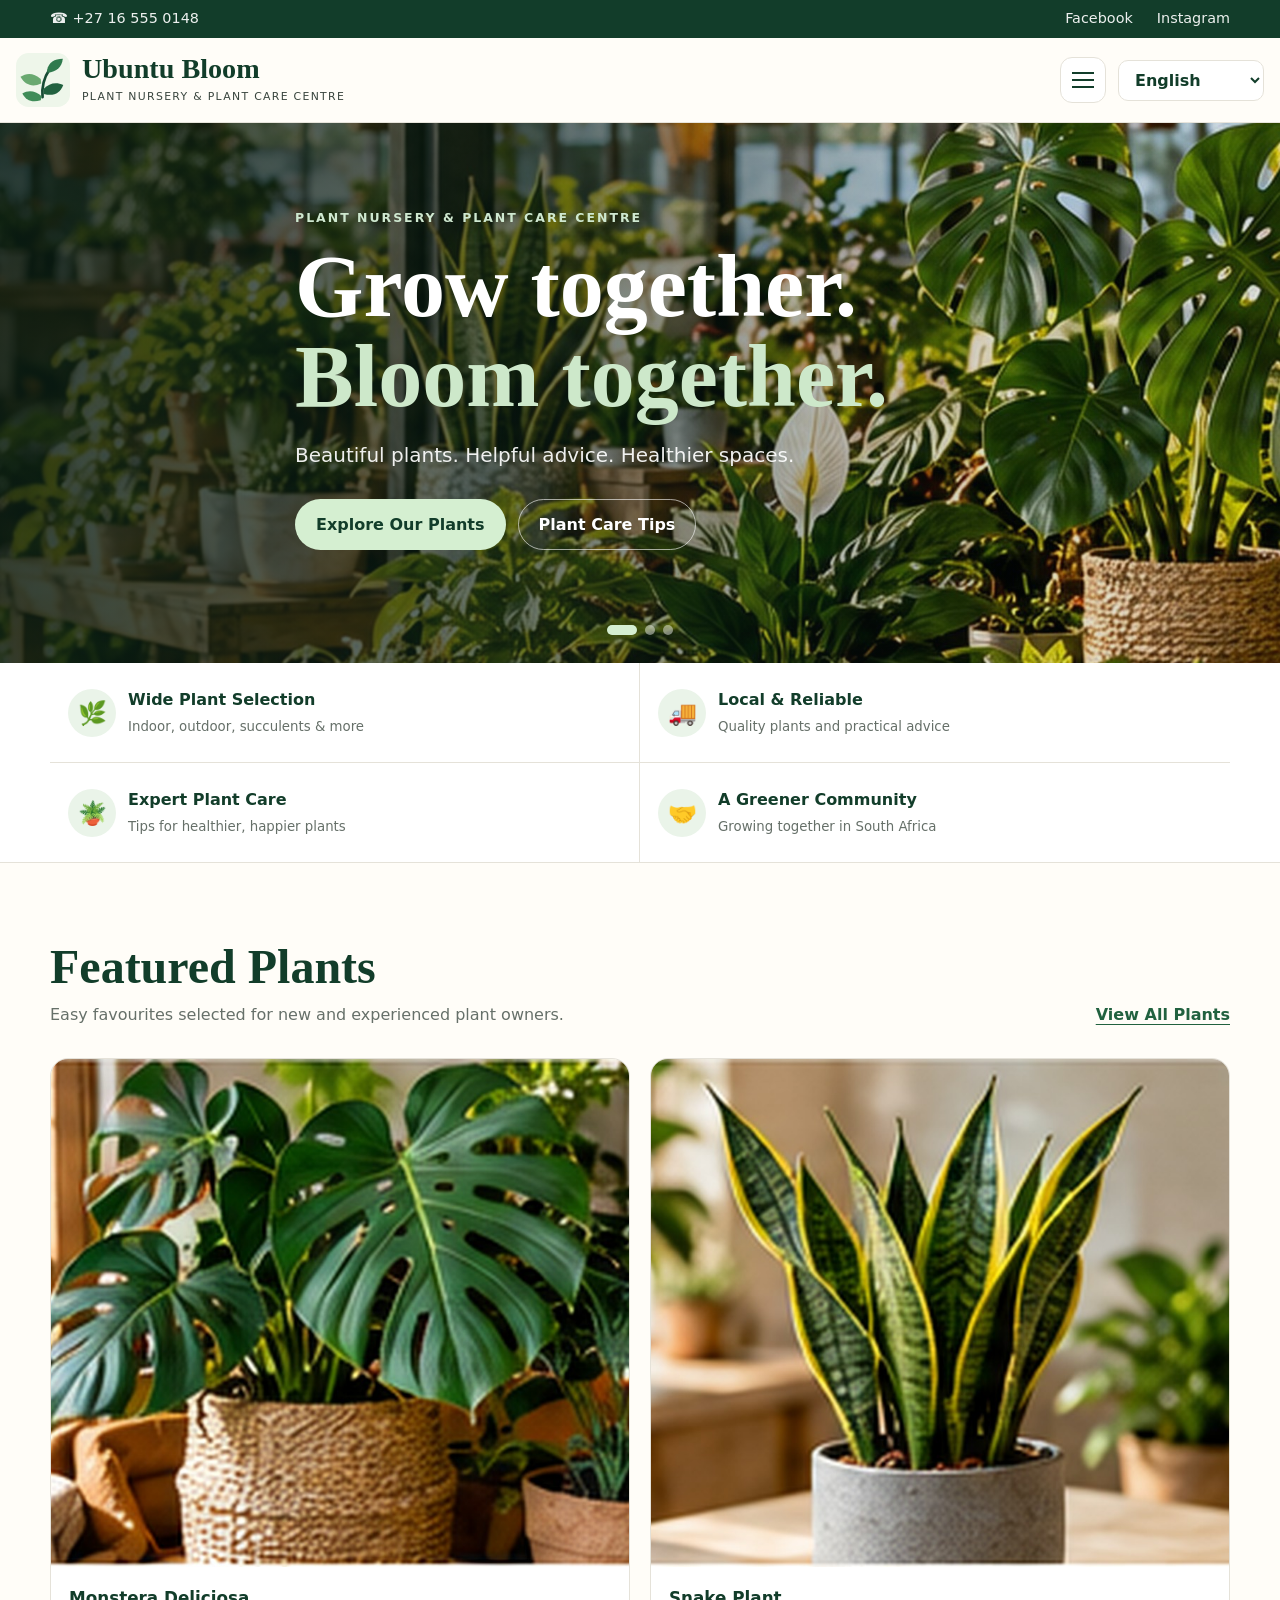
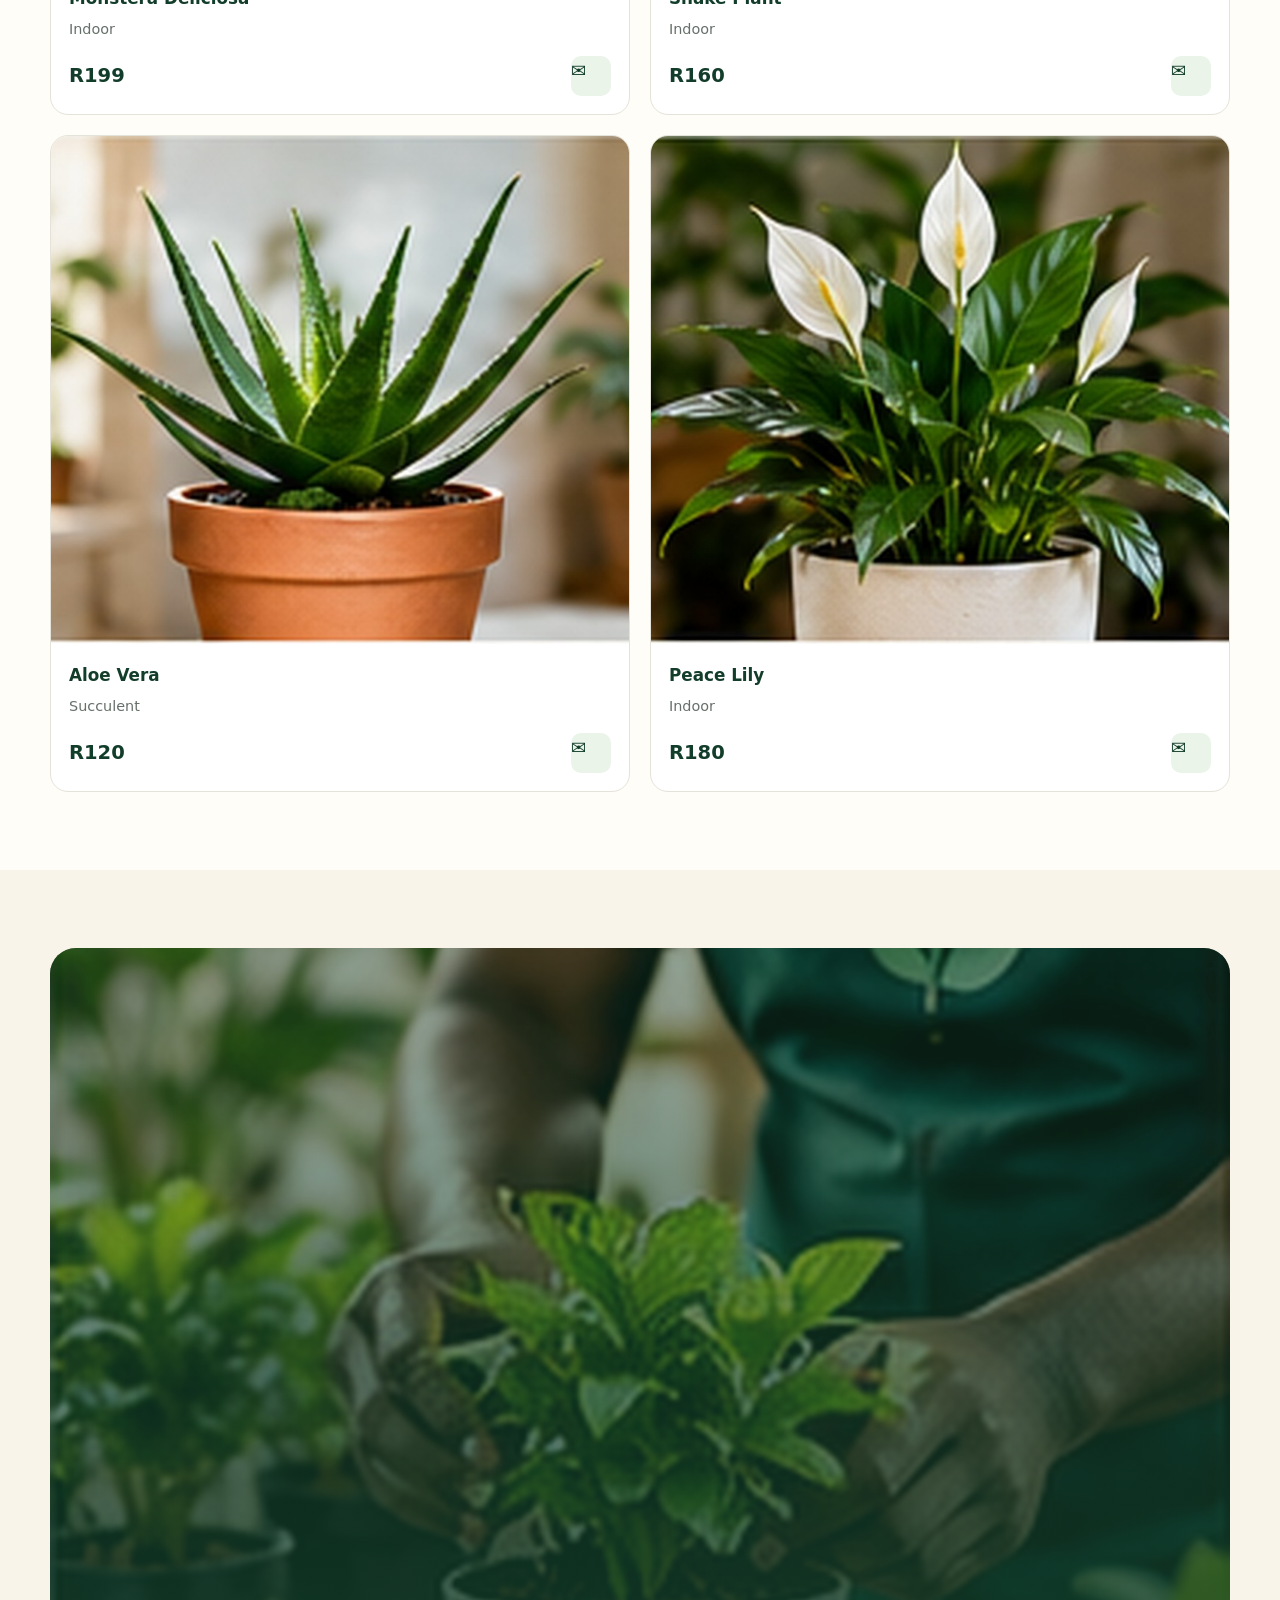
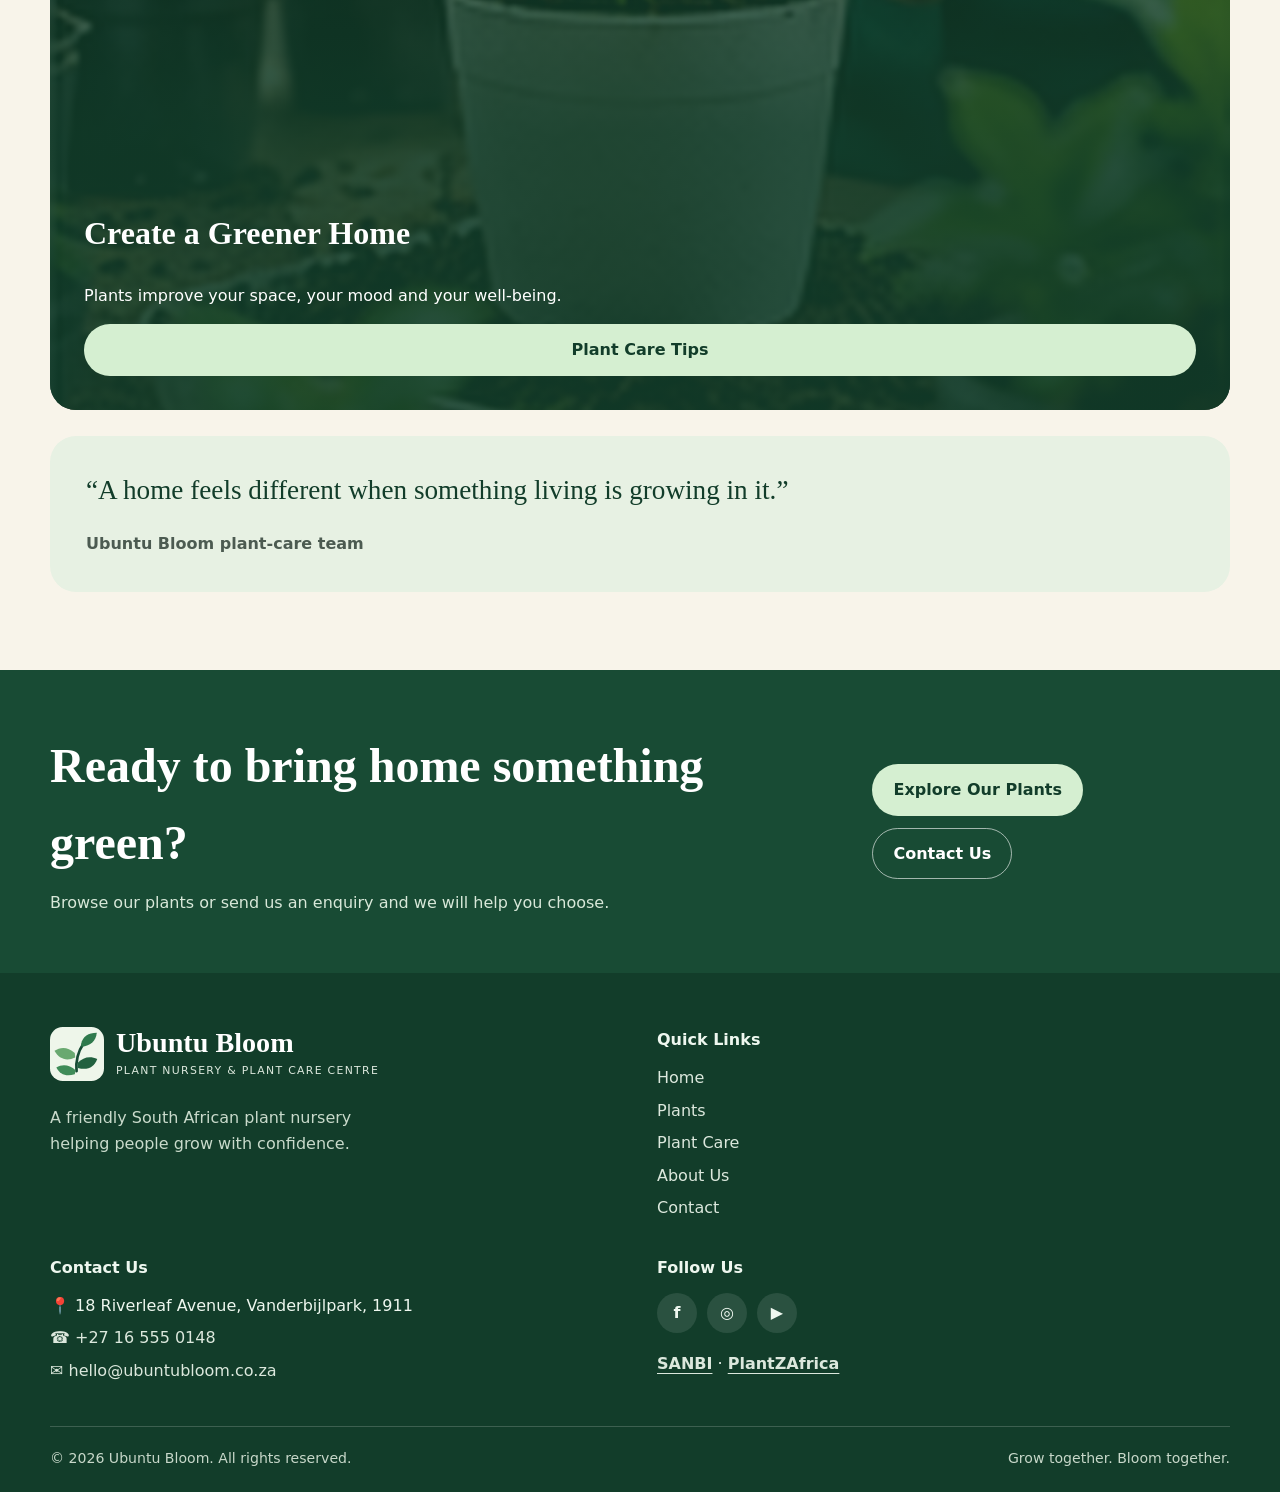
<file: index.html>
<!-- TJ SEIMELA   223670863 -->
<!-- SS MAINE     224139983 -->
<!-- OR ITUMELENG 224370693 -->
<!-- NT JABULANE  223898724 -->


<!doctype html>
<html lang="en">
<head>
<meta charset="utf-8"><meta name="viewport" content="width=device-width, initial-scale=1">
<meta name="description" content="Ubuntu Bloom is a Vanderbijlpark-based plant nursery and plant care centre offering healthy plants, practical care advice and friendly service.">
<title>Home | Ubuntu Bloom</title>
<link rel="icon" href="images/logo.svg" type="image/svg+xml">
<link rel="stylesheet" href="css/style.css">
</head>
<body>
<a class="skip-link" href="#main">Skip to content</a>
<div class="topbar">
  <div class="container topbar-inner">
    <div class="topbar-group">
      <span>📍 18 Riverleaf Avenue, Vanderbijlpark, 1911</span>
      <a href="tel:+27165550148">☎ +27 16 555 0148</a>
    </div>
    <div class="topbar-group social-short">
      <a href="https://www.facebook.com/" target="_blank" rel="noopener">Facebook</a>
      <a href="https://www.instagram.com/" target="_blank" rel="noopener">Instagram</a>
    </div>
  </div>
</div>
<header class="site-header">
  <div class="container header-inner">
    <a class="brand" href="index.html" aria-label="Ubuntu Bloom home">
      <img src="images/logo.svg" alt="Ubuntu Bloom leaf logo">
      <span class="brand-text"><strong>Ubuntu Bloom</strong><span>PLANT NURSERY &amp; PLANT CARE CENTRE</span></span>
    </a>
    <div class="nav-wrap">
      <button class="nav-toggle" type="button" aria-expanded="false" aria-controls="main-nav" aria-label="Open navigation"><span></span></button>
      <nav class="main-nav" id="main-nav" aria-label="Main navigation">
        <ul>
          <li><a href="index.html" data-i18n="home" aria-current="page">Home</a></li>
          <li class="nav-item-dropdown">
            <button class="dropdown-toggle" type="button" aria-expanded="false" data-i18n="plants">Plants</button>
            <ul class="dropdown-menu">
              <li><a href="plants.html?category=indoor" data-i18n="indoorPlants">Indoor Plants</a></li>
              <li><a href="plants.html?category=outdoor" data-i18n="outdoorPlants">Outdoor Plants</a></li>
              <li><a href="plants.html?category=succulent" data-i18n="succulents">Succulents</a></li>
              <li><a href="plants.html?category=herb" data-i18n="herbs">Herbs</a></li>
            </ul>
          </li>
          <li><a href="plant-care.html" data-i18n="plantCare">Plant Care</a></li>
          <li><a href="about.html" data-i18n="about">About Us</a></li>
          <li><a href="contact.html" data-i18n="contact">Contact</a></li>
        </ul>
      </nav>
      <label class="sr-only" for="language-select" style="position:absolute;left:-9999px">Language</label>
      <select class="language-select" id="language-select" aria-label="Select language">
        <option value="en">English</option><option value="zu">isiZulu</option><option value="st">Sesotho</option>
      </select>
    </div>
  </div>
</header>
<main id="main"><section class="hero" aria-label="Featured content">
  <div class="hero-slider">
    <article class="hero-slide active" style="background-image:url('images/hero/hero-1.jpg')">
      <div class="container hero-content"><span class="eyebrow" data-i18n="heroEyebrow1">Plant nursery &amp; plant care centre</span><h1><span data-i18n="heroTitle1a">Grow together.</span><br><em data-i18n="heroTitle1b">Bloom together.</em></h1><p data-i18n="heroText1">Beautiful plants. Helpful advice. Healthier spaces.</p><div class="hero-actions"><a class="btn btn-primary" href="plants.html" data-i18n="explorePlants">Explore Our Plants</a><a class="btn btn-secondary" href="plant-care.html" data-i18n="careTips">Plant Care Tips</a></div></div>
    </article>
    <article class="hero-slide" style="background-image:url('images/hero/hero-2.jpg')">
      <div class="container hero-content"><span class="eyebrow" data-i18n="heroEyebrow2">For calmer, greener homes</span><h2><span data-i18n="heroTitle2a">Find a plant that</span><br><em data-i18n="heroTitle2b">fits your space.</em></h2><p data-i18n="heroText2">From low-light favourites to sun-loving herbs, we make choosing plants simple.</p><a class="btn btn-primary" href="plants.html" data-i18n="findPlant">Find Your Plant</a></div>
    </article>
    <article class="hero-slide hero-slide--care" style="background-image:url('images/hero/hero-3.jpg')">
      <div class="container hero-content"><span class="eyebrow" data-i18n="heroEyebrow3">Practical plant care</span><h2><span data-i18n="heroTitle3a">Confident care.</span><br><em data-i18n="heroTitle3b">Happier plants.</em></h2><p data-i18n="heroText3">Clear watering, light and soil guidance for beginners and plant lovers.</p><a class="btn btn-primary" href="plant-care.html" data-i18n="learnCare">Learn Plant Care</a></div>
    </article>
    <div class="hero-dots" aria-label="Hero slides"><button class="hero-dot active" aria-label="Slide 1"></button><button class="hero-dot" aria-label="Slide 2"></button><button class="hero-dot" aria-label="Slide 3"></button></div>
  </div>
</section>
<section class="feature-strip"><div class="container feature-grid">
  <div class="feature-item"><div class="feature-icon">🌿</div><div><strong data-i18n="wideSelection">Wide Plant Selection</strong><small data-i18n="wideSelectionSub">Indoor, outdoor, succulents &amp; more</small></div></div>
  <div class="feature-item"><div class="feature-icon">🚚</div><div><strong data-i18n="localReliable">Local &amp; Reliable</strong><small data-i18n="localReliableSub">Quality plants and practical advice</small></div></div>
  <div class="feature-item"><div class="feature-icon">🪴</div><div><strong data-i18n="expertCare">Expert Plant Care</strong><small data-i18n="expertCareSub">Tips for healthier, happier plants</small></div></div>
  <div class="feature-item"><div class="feature-icon">🤝</div><div><strong data-i18n="greenerCommunity">A Greener Community</strong><small data-i18n="greenerCommunitySub">Growing together in South Africa</small></div></div>
</div></section>
<section class="section"><div class="container"><div class="section-heading"><div><h2 data-i18n="featuredPlants">Featured Plants</h2><p>Easy favourites selected for new and experienced plant owners.</p></div><a class="text-link" href="plants.html" data-i18n="viewAllPlants">View All Plants</a></div>
<div class="plant-grid">
  <article class="plant-card"><img loading="lazy" decoding="async" src="images/plants/monstera.jpg" alt="Photo of Monstera Deliciosa"><div class="plant-card-body"><h3>Monstera Deliciosa</h3><span class="category" data-i18n="categoryIndoor">Indoor</span><div class="price-row"><span class="price">R199</span><a class="enquire-btn" href="contact.html?plant=Monstera%20Deliciosa" aria-label="Enquire about Monstera">✉</a></div></div></article>
  <article class="plant-card"><img loading="lazy" decoding="async" src="images/plants/snake-plant.jpg" alt="Photo of Snake Plant"><div class="plant-card-body"><h3>Snake Plant</h3><span class="category" data-i18n="categoryIndoor">Indoor</span><div class="price-row"><span class="price">R160</span><a class="enquire-btn" href="contact.html?plant=Snake%20Plant" aria-label="Enquire about Snake Plant">✉</a></div></div></article>
  <article class="plant-card"><img loading="lazy" decoding="async" src="images/plants/aloe-vera.jpg" alt="Photo of Aloe Vera"><div class="plant-card-body"><h3>Aloe Vera</h3><span class="category" data-i18n="categorySucculent">Succulent</span><div class="price-row"><span class="price">R120</span><a class="enquire-btn" href="contact.html?plant=Aloe%20Vera" aria-label="Enquire about Aloe Vera">✉</a></div></div></article>
  <article class="plant-card"><img loading="lazy" decoding="async" src="images/plants/peace-lily.jpg" alt="Photo of Peace Lily"><div class="plant-card-body"><h3>Peace Lily</h3><span class="category" data-i18n="categoryIndoor">Indoor</span><div class="price-row"><span class="price">R180</span><a class="enquire-btn" href="contact.html?plant=Peace%20Lily" aria-label="Enquire about Peace Lily">✉</a></div></div></article>
</div></div></section>
<section class="section section-soft"><div class="container promo-grid"><article class="promo-card"><img loading="lazy" decoding="async" src="images/about/nursery.jpg" alt="Ubuntu Bloom nursery plant display"><div class="promo-overlay"><h3 data-i18n="createGreenerHome">Create a Greener Home</h3><p data-i18n="createGreenerHomeText">Plants improve your space, your mood and your well-being.</p><a class="btn btn-primary" href="plant-care.html" data-i18n="careTips">Plant Care Tips</a></div></article><aside class="quote-card"><blockquote data-i18n="communityQuote">“A home feels different when something living is growing in it.”</blockquote><cite data-i18n="communityQuoteBy">Ubuntu Bloom plant-care team</cite></aside></div></section></main>
<section class="cta-band">
  <div class="container cta-inner">
    <div><h2 data-i18n="ctaTitle">Ready to bring home something green?</h2><p data-i18n="ctaText">Browse our plants or send us an enquiry and we will help you choose.</p></div>
    <div class="hero-actions"><a class="btn btn-primary" href="plants.html" data-i18n="explorePlants">Explore Our Plants</a><a class="btn btn-secondary" href="contact.html" data-i18n="contactUs">Contact Us</a></div>
  </div>
</section>
<footer class="site-footer">
  <div class="container">
    <div class="footer-grid">
      <div class="footer-brand">
        <a class="brand" href="index.html"><img src="images/logo.svg" alt=""><span class="brand-text"><strong style="color:white">Ubuntu Bloom</strong><span style="color:#dce8dd">PLANT NURSERY &amp; PLANT CARE CENTRE</span></span></a>
        <p data-i18n="footerText">A friendly South African plant nursery helping people grow with confidence.</p>
      </div>
      <div><div class="footer-title" data-i18n="quickLinks">Quick Links</div><ul class="footer-links"><li><a href="index.html" data-i18n="home">Home</a></li><li><a href="plants.html" data-i18n="plants">Plants</a></li><li><a href="plant-care.html" data-i18n="plantCare">Plant Care</a></li><li><a href="about.html" data-i18n="about">About Us</a></li><li><a href="contact.html" data-i18n="contact">Contact</a></li></ul></div>
      <div><div class="footer-title" data-i18n="contactUs">Contact Us</div><ul class="footer-links"><li>📍 18 Riverleaf Avenue, Vanderbijlpark, 1911</li><li><a href="tel:+27165550148">☎ +27 16 555 0148</a></li><li><a href="mailto:hello@ubuntubloom.co.za">✉ hello@ubuntubloom.co.za</a></li></ul></div>
      <div><div class="footer-title" data-i18n="followUs">Follow Us</div><div class="socials"><a href="https://www.facebook.com/" target="_blank" rel="noopener" aria-label="Facebook">f</a><a href="https://www.instagram.com/" target="_blank" rel="noopener" aria-label="Instagram">◎</a><a href="https://www.youtube.com/" target="_blank" rel="noopener" aria-label="YouTube">▶</a></div><p style="margin-top:18px"><a class="text-link" style="color:#dce8dd" href="https://www.sanbi.org/" target="_blank" rel="noopener">SANBI</a> · <a class="text-link" style="color:#dce8dd" href="https://pza.sanbi.org/" target="_blank" rel="noopener">PlantZAfrica</a></p></div>
    </div>
    <div class="footer-bottom"><span data-i18n="copyright">© 2026 Ubuntu Bloom. All rights reserved.</span><span data-i18n="footerTagline">Grow together. Bloom together.</span></div>
  </div>
</footer>
<script src="js/script.js"></script>
</body></html>
</file>
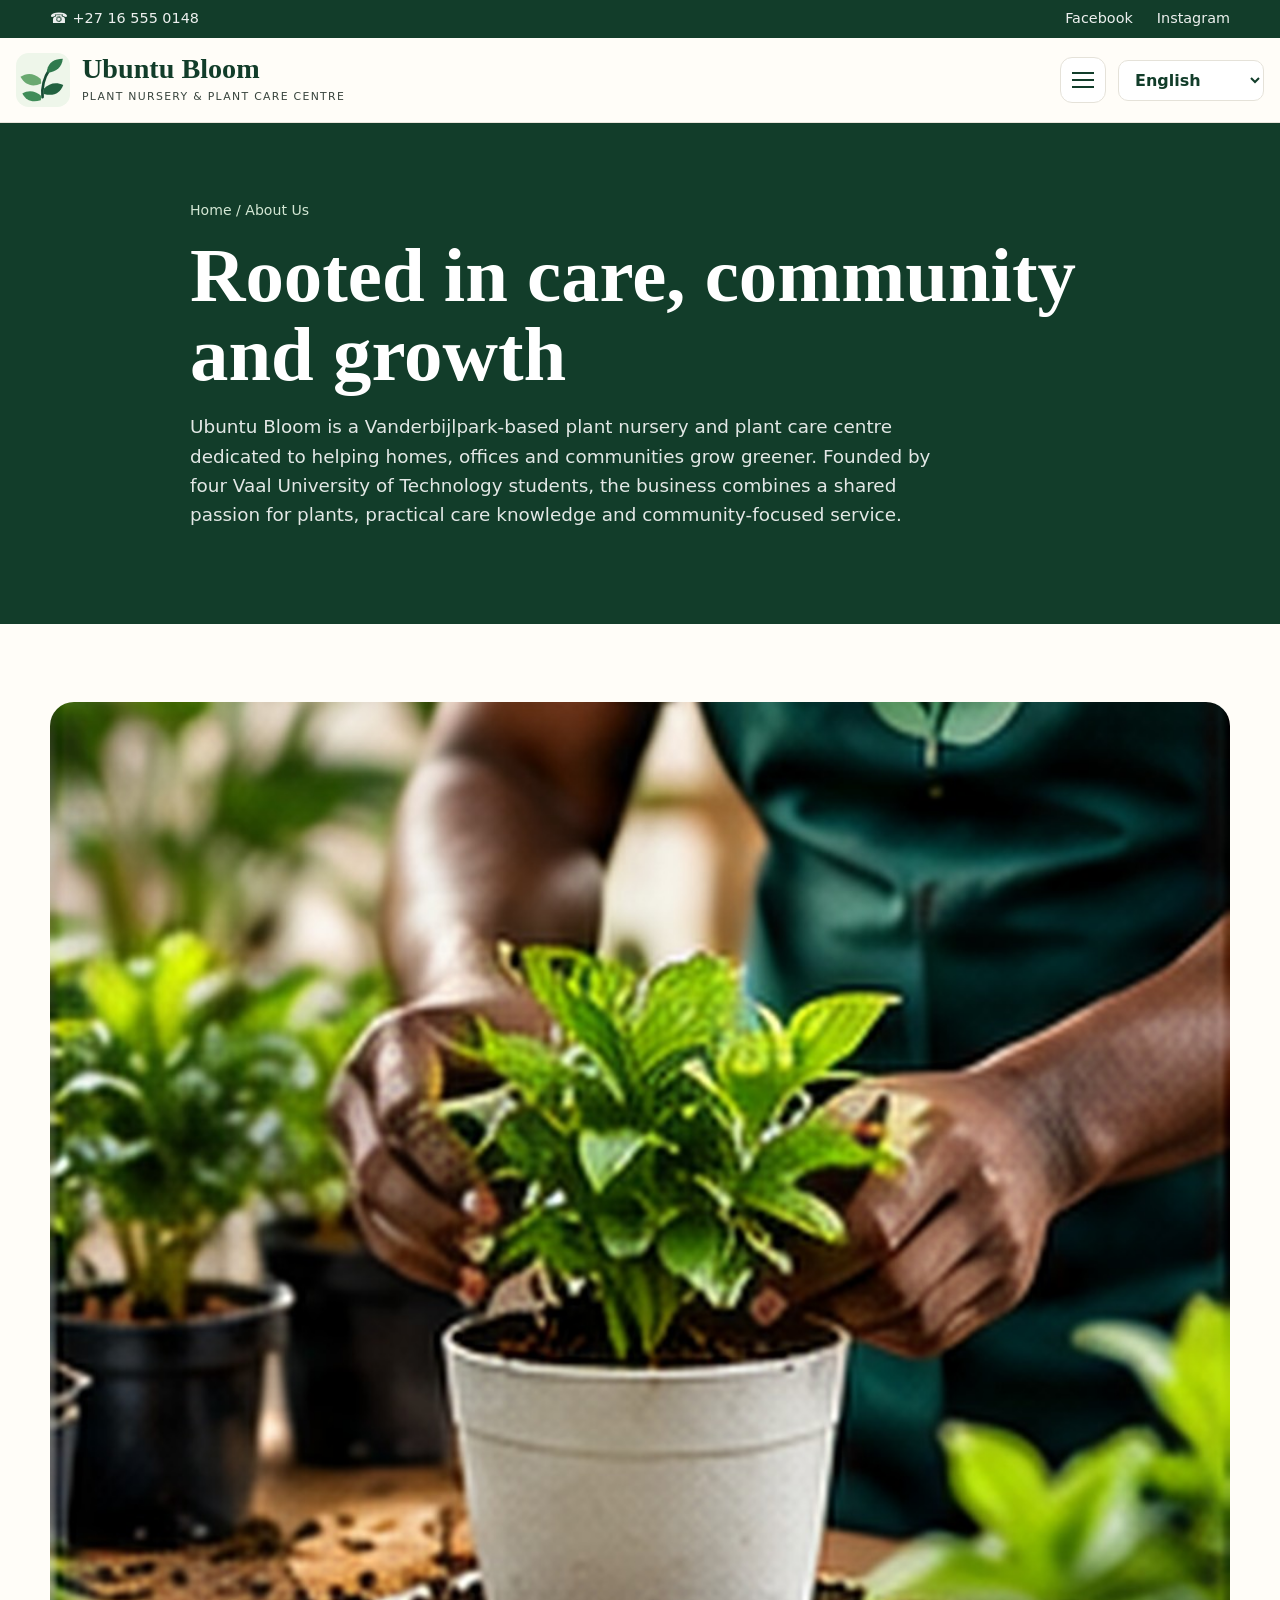
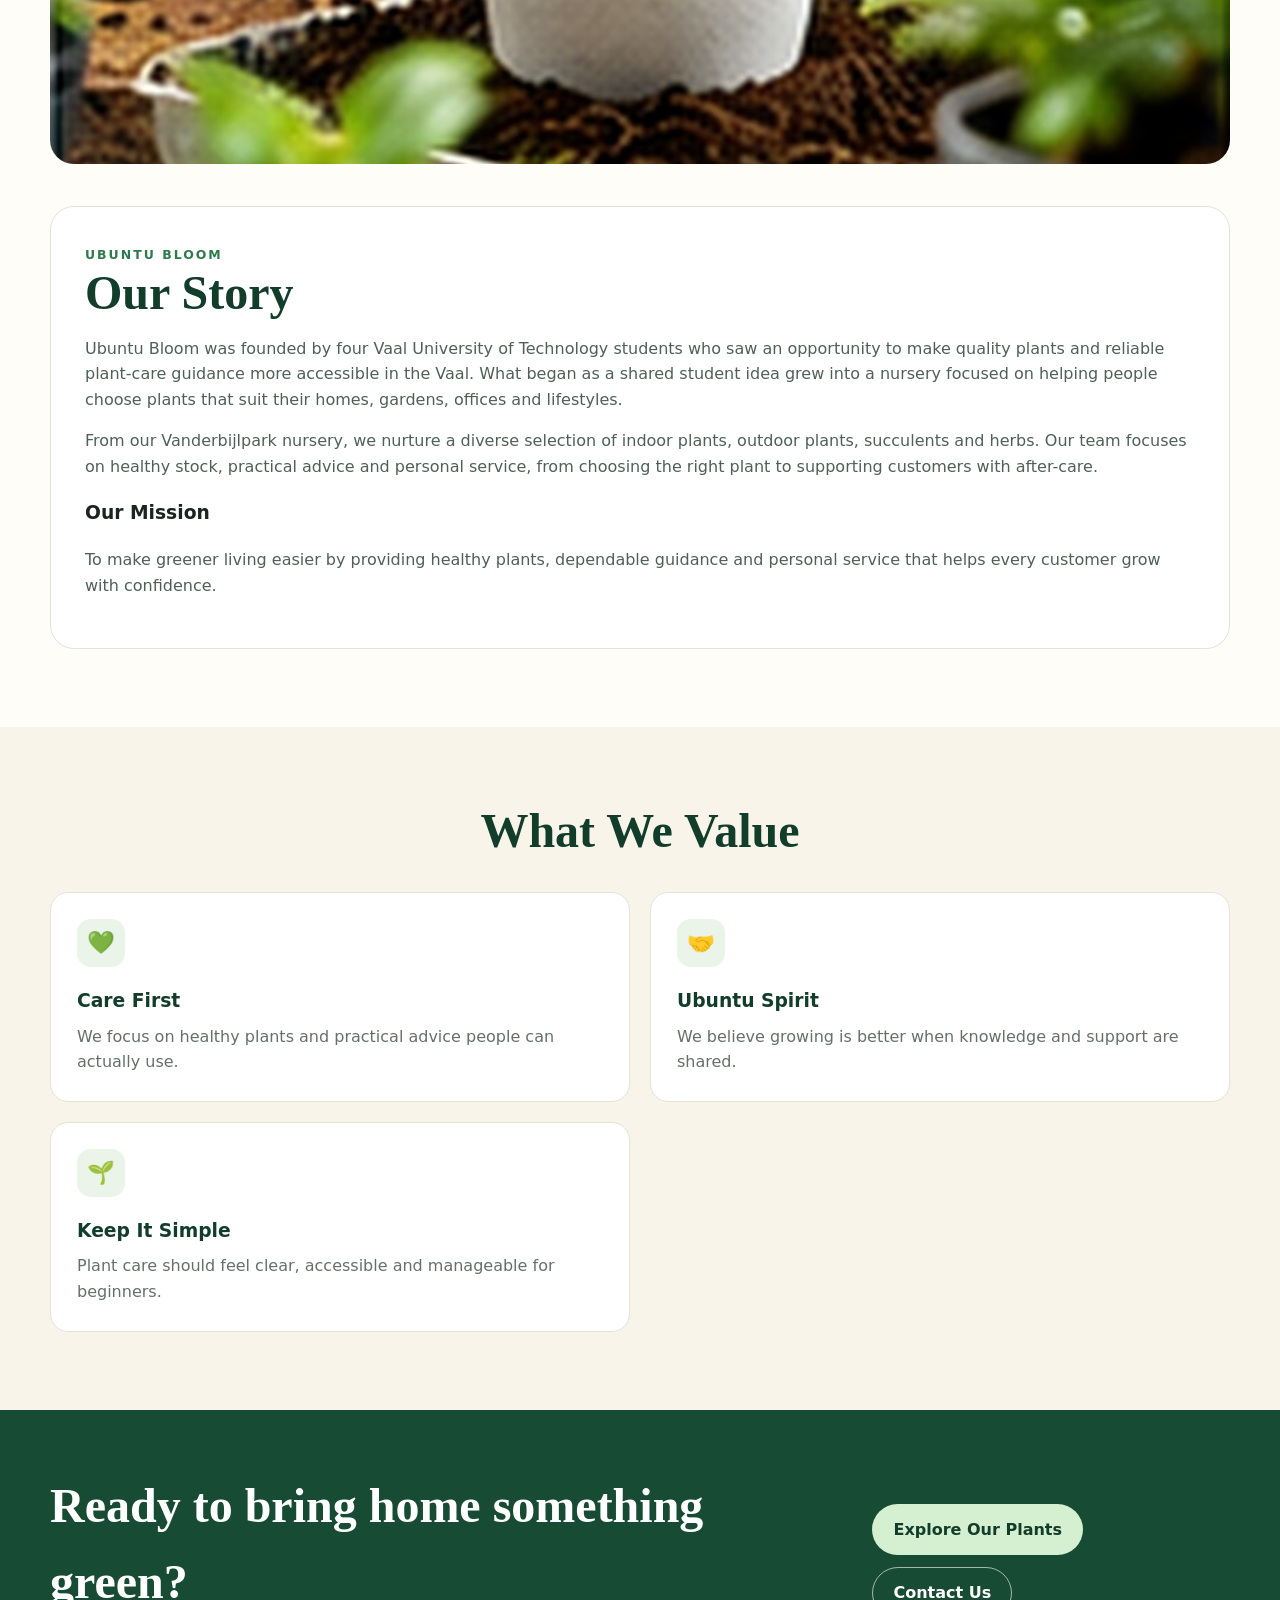
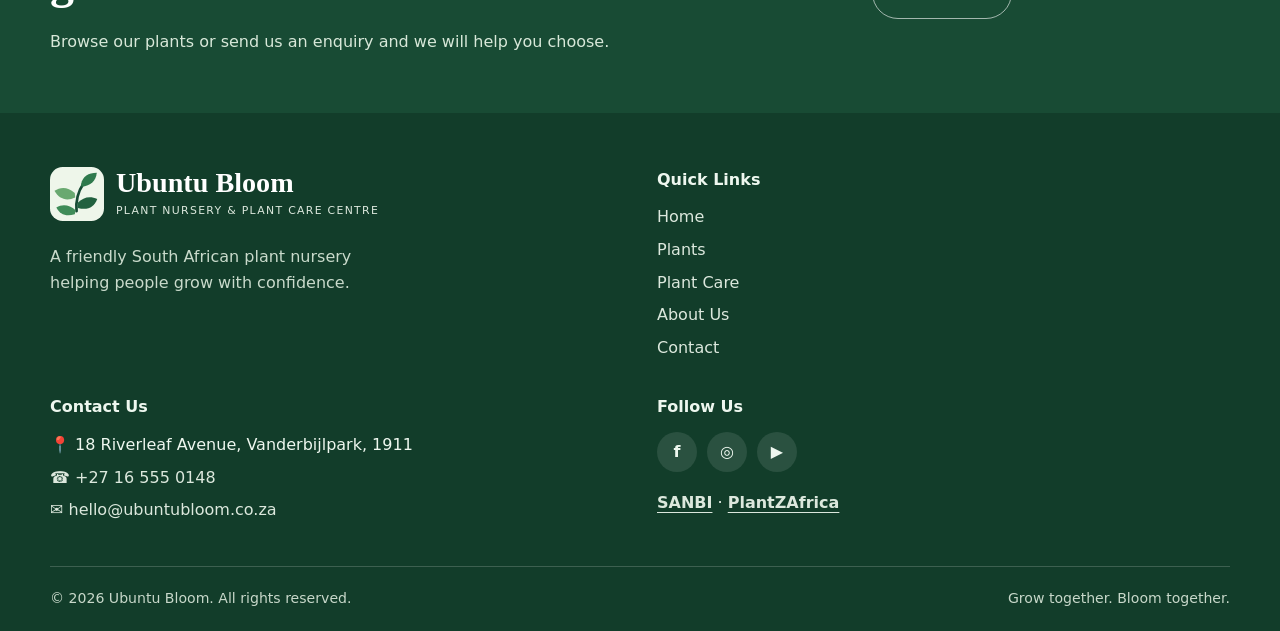
<file: about.html>
<!-- TJ SEIMELA   223670863 -->
<!-- SS MAINE     224139983 -->
<!-- OR ITUMELENG 224370693 -->
<!-- NT JABULANE  223898724 -->

<!doctype html>
<html lang="en">
<head>
<meta charset="utf-8"><meta name="viewport" content="width=device-width, initial-scale=1">
<meta name="description" content="Learn about Ubuntu Bloom, a Vanderbijlpark-based plant nursery and plant care centre focused on healthy plants, practical guidance and community.">
<title>About Us | Ubuntu Bloom</title>
<link rel="icon" href="images/logo.svg" type="image/svg+xml">
<link rel="stylesheet" href="css/style.css">
</head>
<body>
<a class="skip-link" href="#main">Skip to content</a>
<div class="topbar">
  <div class="container topbar-inner">
    <div class="topbar-group">
      <span>📍 18 Riverleaf Avenue, Vanderbijlpark, 1911</span>
      <a href="tel:+27165550148">☎ +27 16 555 0148</a>
    </div>
    <div class="topbar-group social-short">
      <a href="https://www.facebook.com/" target="_blank" rel="noopener">Facebook</a>
      <a href="https://www.instagram.com/" target="_blank" rel="noopener">Instagram</a>
    </div>
  </div>
</div>
<header class="site-header">
  <div class="container header-inner">
    <a class="brand" href="index.html" aria-label="Ubuntu Bloom home">
      <img src="images/logo.svg" alt="Ubuntu Bloom leaf logo">
      <span class="brand-text"><strong>Ubuntu Bloom</strong><span>PLANT NURSERY &amp; PLANT CARE CENTRE</span></span>
    </a>
    <div class="nav-wrap">
      <button class="nav-toggle" type="button" aria-expanded="false" aria-controls="main-nav" aria-label="Open navigation"><span></span></button>
      <nav class="main-nav" id="main-nav" aria-label="Main navigation">
        <ul>
          <li><a href="index.html" data-i18n="home">Home</a></li>
          <li class="nav-item-dropdown">
            <button class="dropdown-toggle" type="button" aria-expanded="false" data-i18n="plants">Plants</button>
            <ul class="dropdown-menu">
              <li><a href="plants.html?category=indoor" data-i18n="indoorPlants">Indoor Plants</a></li>
              <li><a href="plants.html?category=outdoor" data-i18n="outdoorPlants">Outdoor Plants</a></li>
              <li><a href="plants.html?category=succulent" data-i18n="succulents">Succulents</a></li>
              <li><a href="plants.html?category=herb" data-i18n="herbs">Herbs</a></li>
            </ul>
          </li>
          <li><a href="plant-care.html" data-i18n="plantCare">Plant Care</a></li>
          <li><a href="about.html" data-i18n="about" aria-current="page">About Us</a></li>
          <li><a href="contact.html" data-i18n="contact">Contact</a></li>
        </ul>
      </nav>
      <label class="sr-only" for="language-select" style="position:absolute;left:-9999px">Language</label>
      <select class="language-select" id="language-select" aria-label="Select language">
        <option value="en">English</option><option value="zu">isiZulu</option><option value="st">Sesotho</option>
      </select>
    </div>
  </div>
</header>
<main id="main"><section class="page-hero"><div class="container"><div class="breadcrumbs"><a href="index.html" data-i18n="home">Home</a> / <span data-i18n="about">About Us</span></div><h1 data-i18n="aboutTitle">Rooted in care, community and growth</h1><p data-i18n="aboutIntro">Ubuntu Bloom is a Vanderbijlpark-based plant nursery and plant care centre dedicated to helping homes, offices and communities grow greener. Founded by four Vaal University of Technology students, the business combines a shared passion for plants, practical care knowledge and community-focused service.</p></div></section>
<section class="section"><div class="container two-col"><div class="media-card"><img loading="lazy" decoding="async" src="images/about/nursery.jpg" alt="Ubuntu Bloom nursery team caring for a potted plant"></div><article class="content-card"><span class="eyebrow" style="color:#2f7a4d">Ubuntu Bloom</span><h2 data-i18n="ourStory">Our Story</h2><p data-i18n="storyP1">Ubuntu Bloom was founded by four Vaal University of Technology students who saw an opportunity to make quality plants and reliable plant-care guidance more accessible in the Vaal. What began as a shared student idea grew into a nursery focused on helping people choose plants that suit their homes, gardens, offices and lifestyles.</p><p data-i18n="storyP2">From our Vanderbijlpark nursery, we nurture a diverse selection of indoor plants, outdoor plants, succulents and herbs. Our team focuses on healthy stock, practical advice and personal service, from choosing the right plant to supporting customers with after-care.</p><h3 data-i18n="mission">Our Mission</h3><p data-i18n="missionText">To make greener living easier by providing healthy plants, dependable guidance and personal service that helps every customer grow with confidence.</p></article></div></section>
<section class="section section-soft"><div class="container"><div class="section-heading center"><h2 data-i18n="valuesTitle">What We Value</h2></div><div class="values-grid"><article class="value-card"><div class="icon">💚</div><h3 data-i18n="valueCare">Care First</h3><p data-i18n="valueCareText">We focus on healthy plants and practical advice people can actually use.</p></article><article class="value-card"><div class="icon">🤝</div><h3 data-i18n="valueCommunity">Ubuntu Spirit</h3><p data-i18n="valueCommunityText">We believe growing is better when knowledge and support are shared.</p></article><article class="value-card"><div class="icon">🌱</div><h3 data-i18n="valueSimple">Keep It Simple</h3><p data-i18n="valueSimpleText">Plant care should feel clear, accessible and manageable for beginners.</p></article></div></div></section></main>
<section class="cta-band">
  <div class="container cta-inner">
    <div><h2 data-i18n="ctaTitle">Ready to bring home something green?</h2><p data-i18n="ctaText">Browse our plants or send us an enquiry and we will help you choose.</p></div>
    <div class="hero-actions"><a class="btn btn-primary" href="plants.html" data-i18n="explorePlants">Explore Our Plants</a><a class="btn btn-secondary" href="contact.html" data-i18n="contactUs">Contact Us</a></div>
  </div>
</section>
<footer class="site-footer">
  <div class="container">
    <div class="footer-grid">
      <div class="footer-brand">
        <a class="brand" href="index.html"><img src="images/logo.svg" alt=""><span class="brand-text"><strong style="color:white">Ubuntu Bloom</strong><span style="color:#dce8dd">PLANT NURSERY &amp; PLANT CARE CENTRE</span></span></a>
        <p data-i18n="footerText">A friendly South African plant nursery helping people grow with confidence.</p>
      </div>
      <div><div class="footer-title" data-i18n="quickLinks">Quick Links</div><ul class="footer-links"><li><a href="index.html" data-i18n="home">Home</a></li><li><a href="plants.html" data-i18n="plants">Plants</a></li><li><a href="plant-care.html" data-i18n="plantCare">Plant Care</a></li><li><a href="about.html" data-i18n="about">About Us</a></li><li><a href="contact.html" data-i18n="contact">Contact</a></li></ul></div>
      <div><div class="footer-title" data-i18n="contactUs">Contact Us</div><ul class="footer-links"><li>📍 18 Riverleaf Avenue, Vanderbijlpark, 1911</li><li><a href="tel:+27165550148">☎ +27 16 555 0148</a></li><li><a href="mailto:hello@ubuntubloom.co.za">✉ hello@ubuntubloom.co.za</a></li></ul></div>
      <div><div class="footer-title" data-i18n="followUs">Follow Us</div><div class="socials"><a href="https://www.facebook.com/" target="_blank" rel="noopener" aria-label="Facebook">f</a><a href="https://www.instagram.com/" target="_blank" rel="noopener" aria-label="Instagram">◎</a><a href="https://www.youtube.com/" target="_blank" rel="noopener" aria-label="YouTube">▶</a></div><p style="margin-top:18px"><a class="text-link" style="color:#dce8dd" href="https://www.sanbi.org/" target="_blank" rel="noopener">SANBI</a> · <a class="text-link" style="color:#dce8dd" href="https://pza.sanbi.org/" target="_blank" rel="noopener">PlantZAfrica</a></p></div>
    </div>
    <div class="footer-bottom"><span data-i18n="copyright">© 2026 Ubuntu Bloom. All rights reserved.</span><span data-i18n="footerTagline">Grow together. Bloom together.</span></div>
  </div>
</footer>
<script src="js/script.js"></script>
</body></html>
</file>
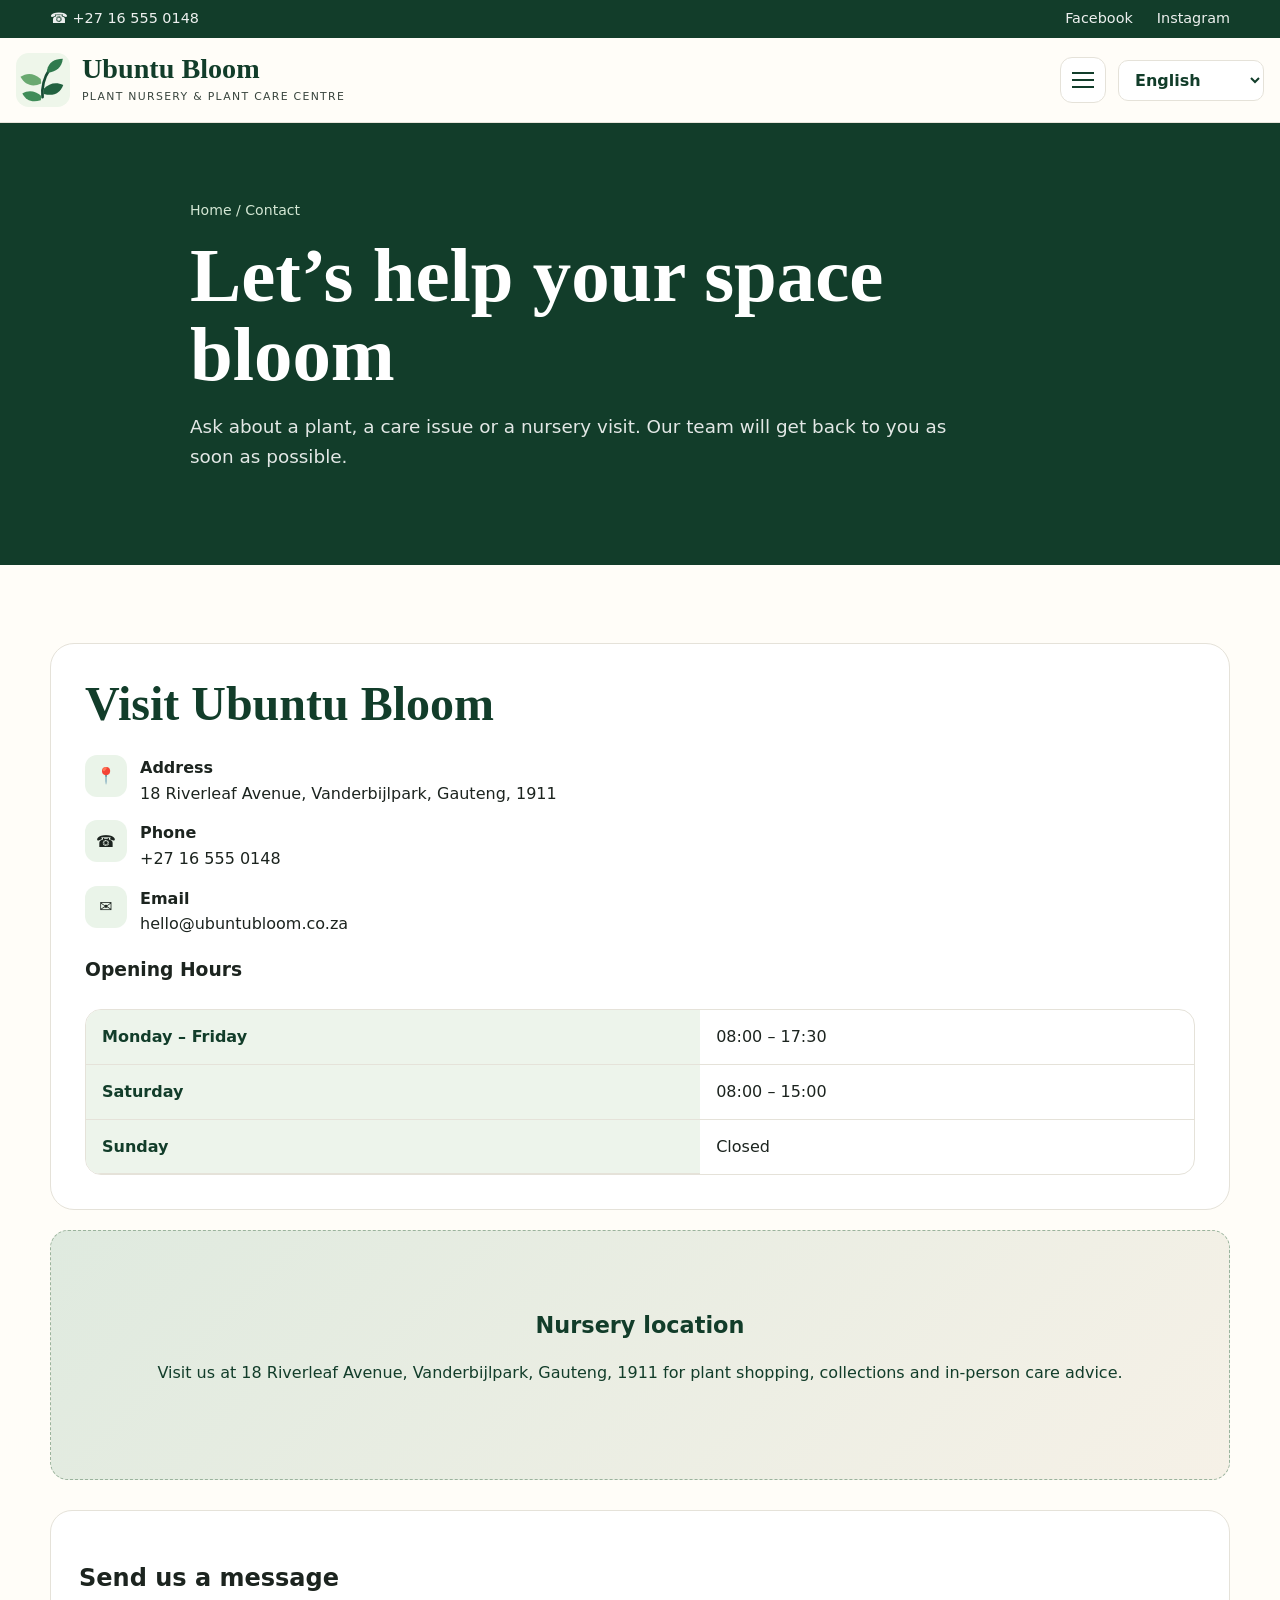
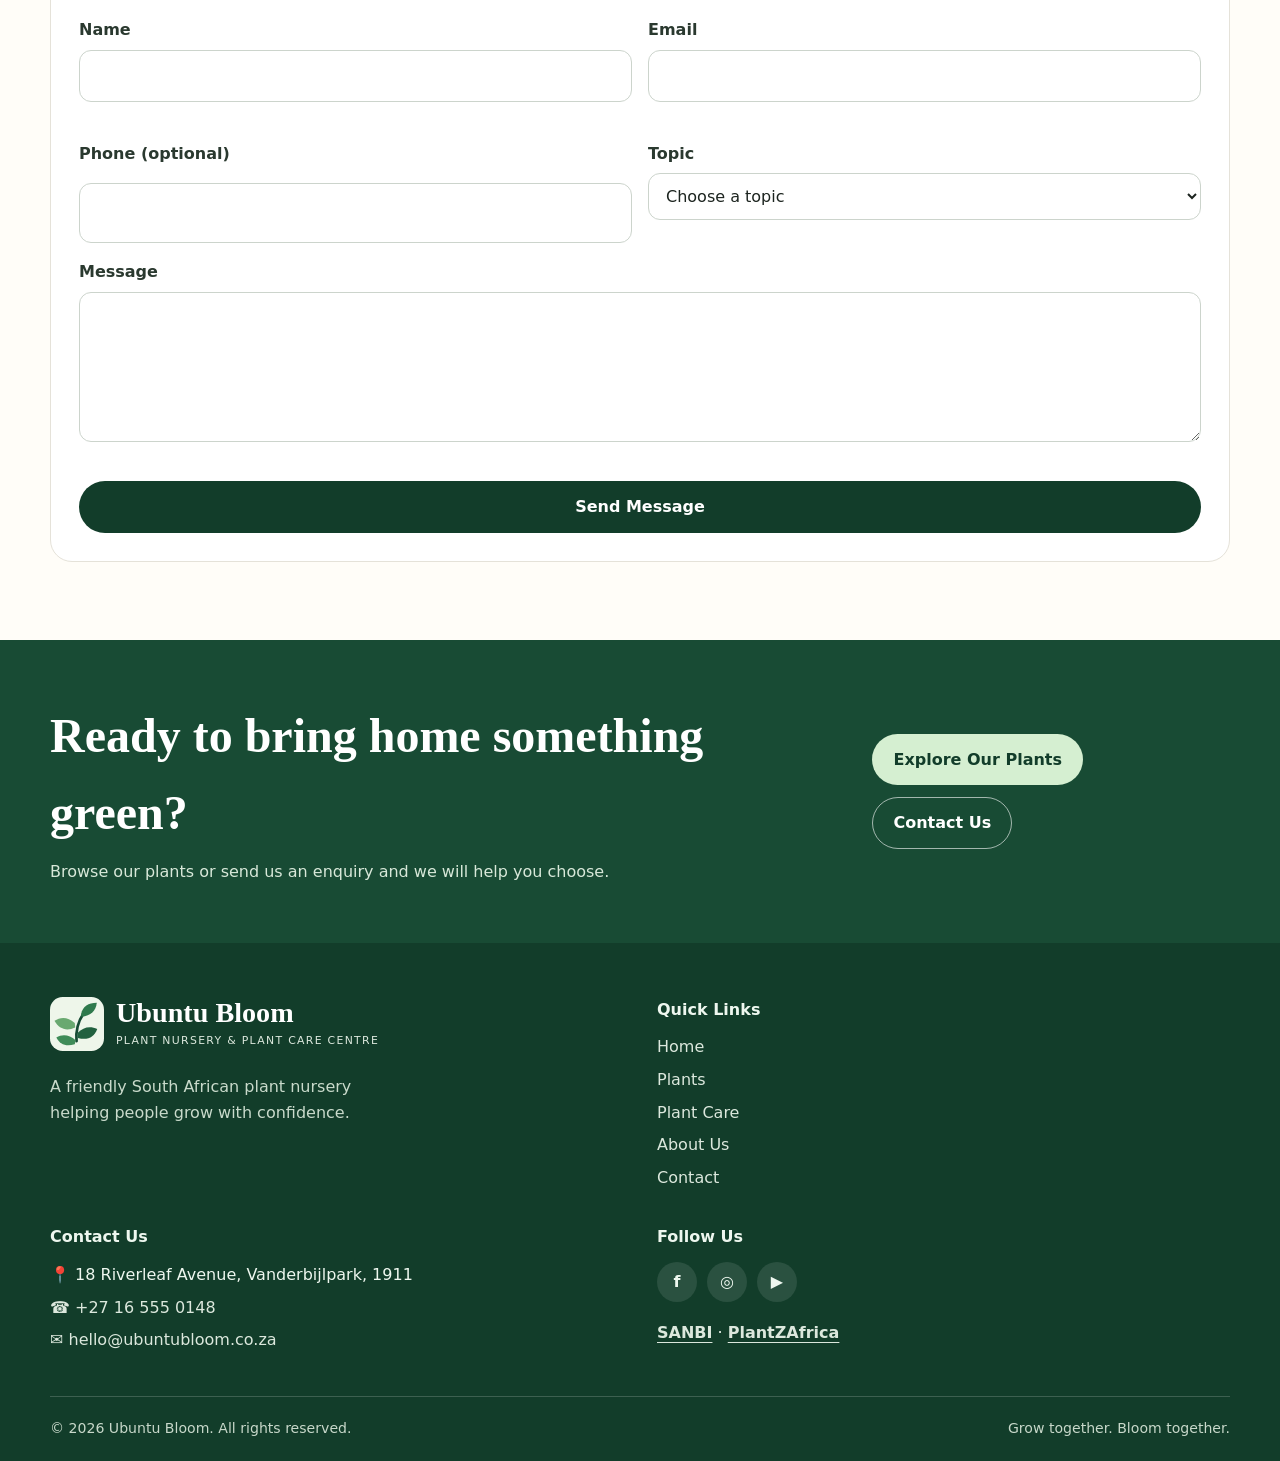
<file: contact.html>
<!-- TJ SEIMELA   223670863 -->
<!-- SS MAINE     224139983 -->
<!-- OR ITUMELENG 224370693 -->
<!-- NT JABULANE  223898724 -->

<!doctype html>
<html lang="en">
<head>
<meta charset="utf-8"><meta name="viewport" content="width=device-width, initial-scale=1">
<meta name="description" content="Contact or visit Ubuntu Bloom in Vanderbijlpark for plant enquiries, care advice and nursery assistance.">
<title>Contact | Ubuntu Bloom</title>
<link rel="icon" href="images/logo.svg" type="image/svg+xml">
<link rel="stylesheet" href="css/style.css">
</head>
<body>
<a class="skip-link" href="#main">Skip to content</a>
<div class="topbar">
  <div class="container topbar-inner">
    <div class="topbar-group">
      <span>📍 18 Riverleaf Avenue, Vanderbijlpark, 1911</span>
      <a href="tel:+27165550148">☎ +27 16 555 0148</a>
    </div>
    <div class="topbar-group social-short">
      <a href="https://www.facebook.com/" target="_blank" rel="noopener">Facebook</a>
      <a href="https://www.instagram.com/" target="_blank" rel="noopener">Instagram</a>
    </div>
  </div>
</div>
<header class="site-header">
  <div class="container header-inner">
    <a class="brand" href="index.html" aria-label="Ubuntu Bloom home">
      <img src="images/logo.svg" alt="Ubuntu Bloom leaf logo">
      <span class="brand-text"><strong>Ubuntu Bloom</strong><span>PLANT NURSERY &amp; PLANT CARE CENTRE</span></span>
    </a>
    <div class="nav-wrap">
      <button class="nav-toggle" type="button" aria-expanded="false" aria-controls="main-nav" aria-label="Open navigation"><span></span></button>
      <nav class="main-nav" id="main-nav" aria-label="Main navigation">
        <ul>
          <li><a href="index.html" data-i18n="home">Home</a></li>
          <li class="nav-item-dropdown">
            <button class="dropdown-toggle" type="button" aria-expanded="false" data-i18n="plants">Plants</button>
            <ul class="dropdown-menu">
              <li><a href="plants.html?category=indoor" data-i18n="indoorPlants">Indoor Plants</a></li>
              <li><a href="plants.html?category=outdoor" data-i18n="outdoorPlants">Outdoor Plants</a></li>
              <li><a href="plants.html?category=succulent" data-i18n="succulents">Succulents</a></li>
              <li><a href="plants.html?category=herb" data-i18n="herbs">Herbs</a></li>
            </ul>
          </li>
          <li><a href="plant-care.html" data-i18n="plantCare">Plant Care</a></li>
          <li><a href="about.html" data-i18n="about">About Us</a></li>
          <li><a href="contact.html" data-i18n="contact" aria-current="page">Contact</a></li>
        </ul>
      </nav>
      <label class="sr-only" for="language-select" style="position:absolute;left:-9999px">Language</label>
      <select class="language-select" id="language-select" aria-label="Select language">
        <option value="en">English</option><option value="zu">isiZulu</option><option value="st">Sesotho</option>
      </select>
    </div>
  </div>
</header>
<main id="main"><section class="page-hero"><div class="container"><div class="breadcrumbs"><a href="index.html" data-i18n="home">Home</a> / <span data-i18n="contact">Contact</span></div><h1 data-i18n="contactTitle">Let’s help your space bloom</h1><p data-i18n="contactIntro">Ask about a plant, a care issue or a nursery visit. Our team will get back to you as soon as possible.</p></div></section>
<section class="section"><div class="container contact-grid"><div><article class="content-card"><h2 data-i18n="visitUs">Visit Ubuntu Bloom</h2><div class="contact-list"><div class="contact-item"><div class="icon">📍</div><div><strong data-i18n="addressLabel">Address</strong><div>18 Riverleaf Avenue, Vanderbijlpark, Gauteng, 1911</div></div></div><div class="contact-item"><div class="icon">☎</div><div><strong data-i18n="phoneLabel">Phone</strong><div><a href="tel:+27165550148">+27 16 555 0148</a></div></div></div><div class="contact-item"><div class="icon">✉</div><div><strong data-i18n="emailLabel">Email</strong><div><a href="mailto:hello@ubuntubloom.co.za">hello@ubuntubloom.co.za</a></div></div></div></div><h3 data-i18n="hours">Opening Hours</h3><div class="table-wrap hours-table"><table><tbody><tr><th data-i18n="mondayFriday">Monday – Friday</th><td>08:00 – 17:30</td></tr><tr><th data-i18n="saturday">Saturday</th><td>08:00 – 15:00</td></tr><tr><th data-i18n="sunday">Sunday</th><td data-i18n="closed">Closed</td></tr></tbody></table></div></article><div class="map-placeholder" style="margin-top:20px"><div><strong style="font-size:1.4rem" data-i18n="mapTitle">Nursery location</strong><p data-i18n="mapText">Visit us at 18 Riverleaf Avenue, Vanderbijlpark, Gauteng, 1911 for plant shopping, collections and in-person care advice.</p></div></div></div>
<form class="contact-form" id="contact-form" action="process-contact.php" method="post" data-formspree-endpoint="https://formspree.io/f/myeknajw" novalidate><h2 data-i18n="sendMessage">Send us a message</h2><div class="form-status" id="form-status" tabindex="-1" aria-live="polite"></div><input type="hidden" id="form-language" name="language" value="en"><input type="hidden" name="subject" value="New Ubuntu Bloom website enquiry from {{ name }}"><div class="form-grid"><div class="form-group"><label for="name" data-i18n="name">Name</label><input id="name" name="name" autocomplete="name" required><span class="form-error" id="name-error"></span></div><div class="form-group"><label for="email" data-i18n="email">Email</label><input id="email" name="email" type="email" autocomplete="email" required><span class="form-error" id="email-error"></span></div><div class="form-group"><label for="phone" data-i18n="phone">Phone (optional)</label><input id="phone" name="phone" autocomplete="tel"></div><div class="form-group"><label for="topic" data-i18n="topic">Topic</label><select id="topic" name="topic" required><option value="" data-i18n="chooseTopic">Choose a topic</option><option value="plant-enquiry" data-i18n="plantEnquiry">Plant enquiry</option><option value="care-question" data-i18n="careQuestion">Plant-care question</option><option value="nursery-visit" data-i18n="visitQuestion">Nursery visit</option><option value="other" data-i18n="other">Other</option></select><span class="form-error" id="topic-error"></span></div><div class="form-group full"><label for="message" data-i18n="message">Message</label><textarea id="message" name="message" required></textarea><span class="form-error" id="message-error"></span></div><div class="form-group full"><button class="btn btn-dark" type="submit" data-i18n="send">Send Message</button></div></div></form></div></section></main>
<section class="cta-band">
  <div class="container cta-inner">
    <div><h2 data-i18n="ctaTitle">Ready to bring home something green?</h2><p data-i18n="ctaText">Browse our plants or send us an enquiry and we will help you choose.</p></div>
    <div class="hero-actions"><a class="btn btn-primary" href="plants.html" data-i18n="explorePlants">Explore Our Plants</a><a class="btn btn-secondary" href="contact.html" data-i18n="contactUs">Contact Us</a></div>
  </div>
</section>
<footer class="site-footer">
  <div class="container">
    <div class="footer-grid">
      <div class="footer-brand">
        <a class="brand" href="index.html"><img src="images/logo.svg" alt=""><span class="brand-text"><strong style="color:white">Ubuntu Bloom</strong><span style="color:#dce8dd">PLANT NURSERY &amp; PLANT CARE CENTRE</span></span></a>
        <p data-i18n="footerText">A friendly South African plant nursery helping people grow with confidence.</p>
      </div>
      <div><div class="footer-title" data-i18n="quickLinks">Quick Links</div><ul class="footer-links"><li><a href="index.html" data-i18n="home">Home</a></li><li><a href="plants.html" data-i18n="plants">Plants</a></li><li><a href="plant-care.html" data-i18n="plantCare">Plant Care</a></li><li><a href="about.html" data-i18n="about">About Us</a></li><li><a href="contact.html" data-i18n="contact">Contact</a></li></ul></div>
      <div><div class="footer-title" data-i18n="contactUs">Contact Us</div><ul class="footer-links"><li>📍 18 Riverleaf Avenue, Vanderbijlpark, 1911</li><li><a href="tel:+27165550148">☎ +27 16 555 0148</a></li><li><a href="mailto:hello@ubuntubloom.co.za">✉ hello@ubuntubloom.co.za</a></li></ul></div>
      <div><div class="footer-title" data-i18n="followUs">Follow Us</div><div class="socials"><a href="https://www.facebook.com/" target="_blank" rel="noopener" aria-label="Facebook">f</a><a href="https://www.instagram.com/" target="_blank" rel="noopener" aria-label="Instagram">◎</a><a href="https://www.youtube.com/" target="_blank" rel="noopener" aria-label="YouTube">▶</a></div><p style="margin-top:18px"><a class="text-link" style="color:#dce8dd" href="https://www.sanbi.org/" target="_blank" rel="noopener">SANBI</a> · <a class="text-link" style="color:#dce8dd" href="https://pza.sanbi.org/" target="_blank" rel="noopener">PlantZAfrica</a></p></div>
    </div>
    <div class="footer-bottom"><span data-i18n="copyright">© 2026 Ubuntu Bloom. All rights reserved.</span><span data-i18n="footerTagline">Grow together. Bloom together.</span></div>
  </div>
</footer>
<script src="js/script.js"></script>
</body></html>
</file>
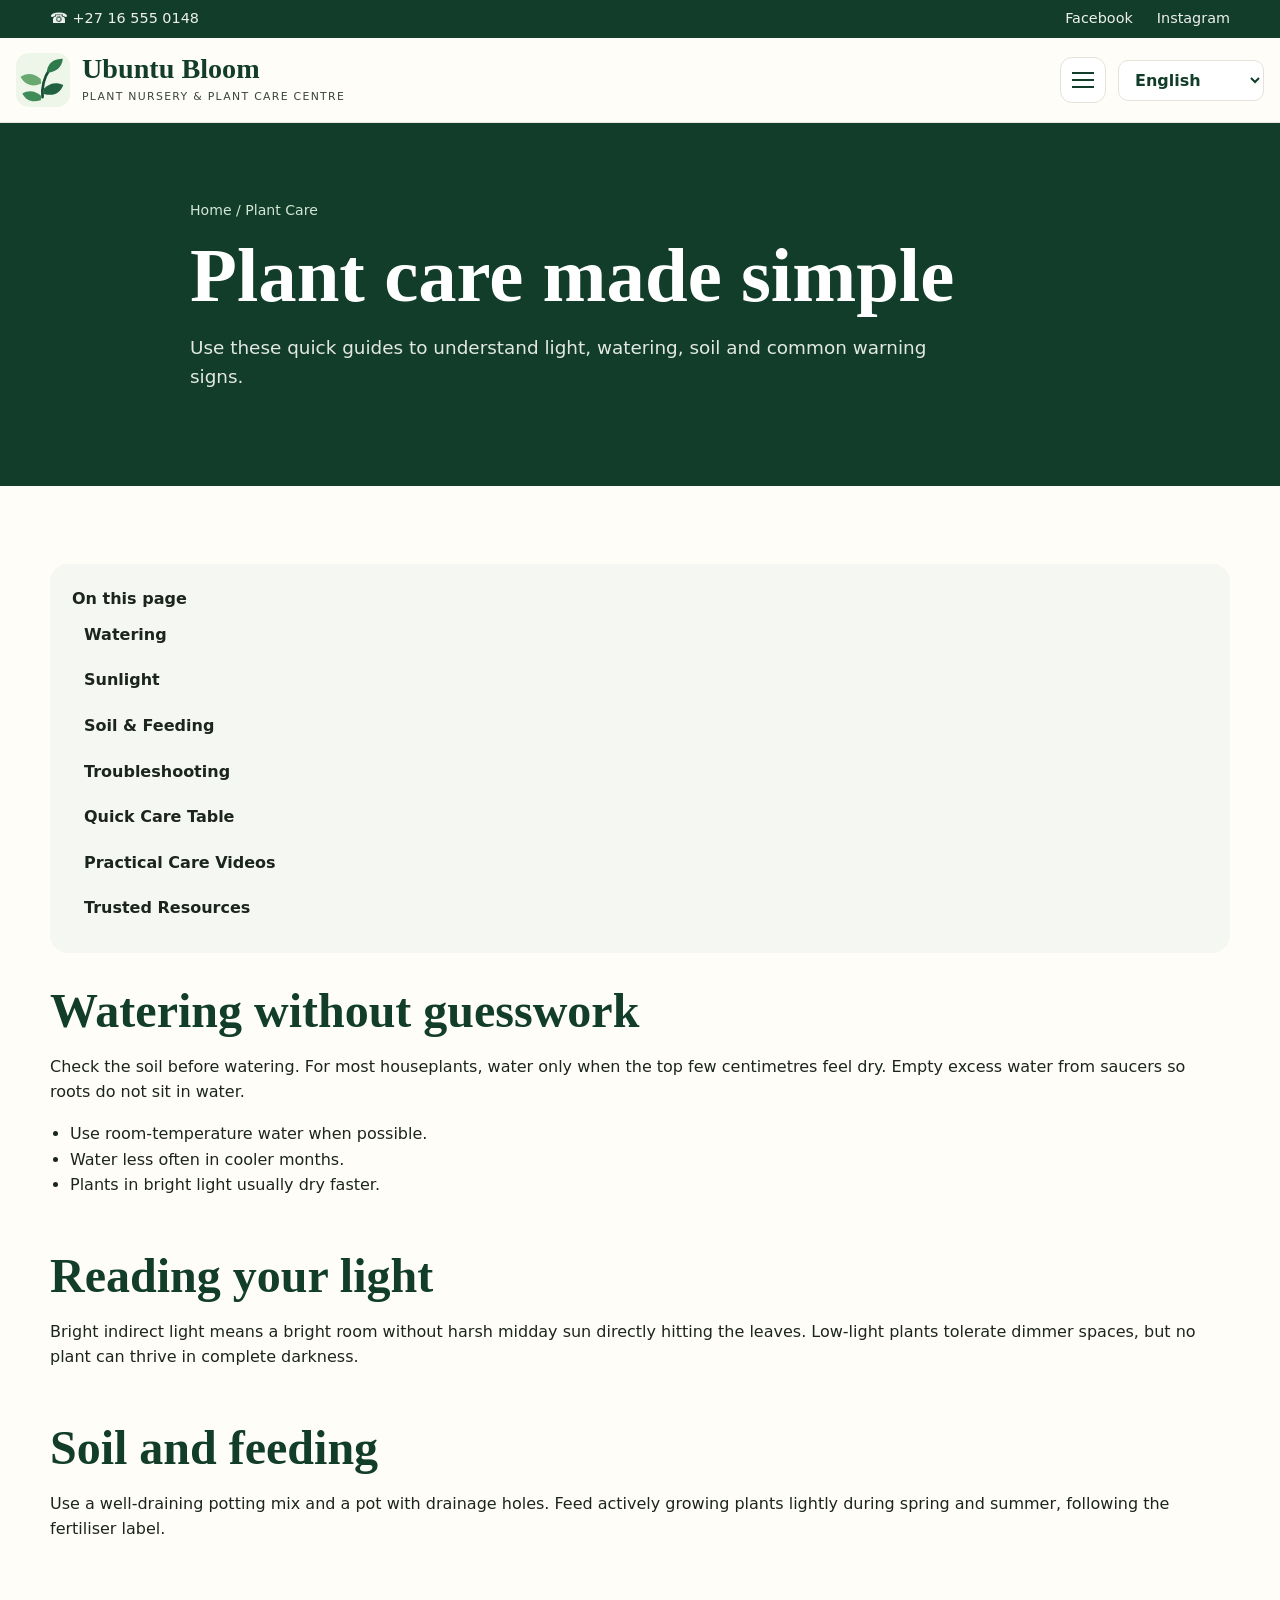
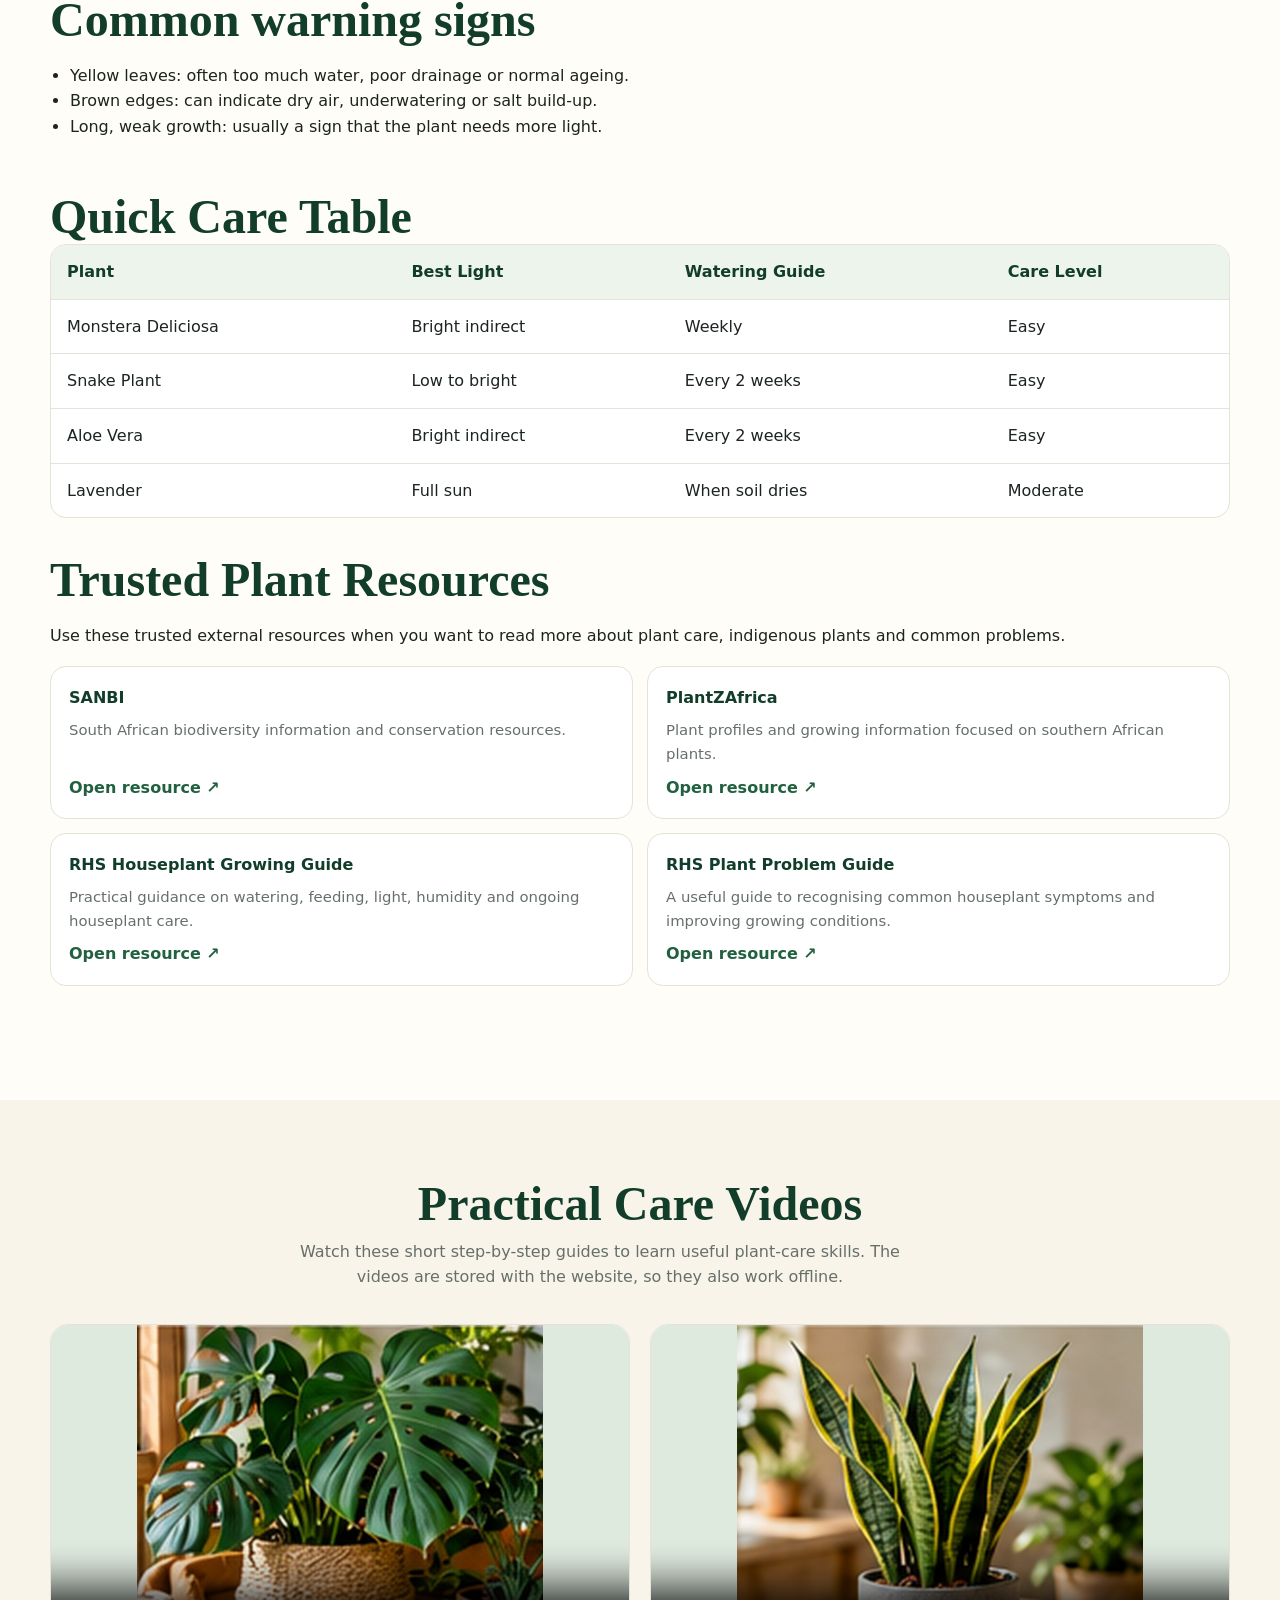
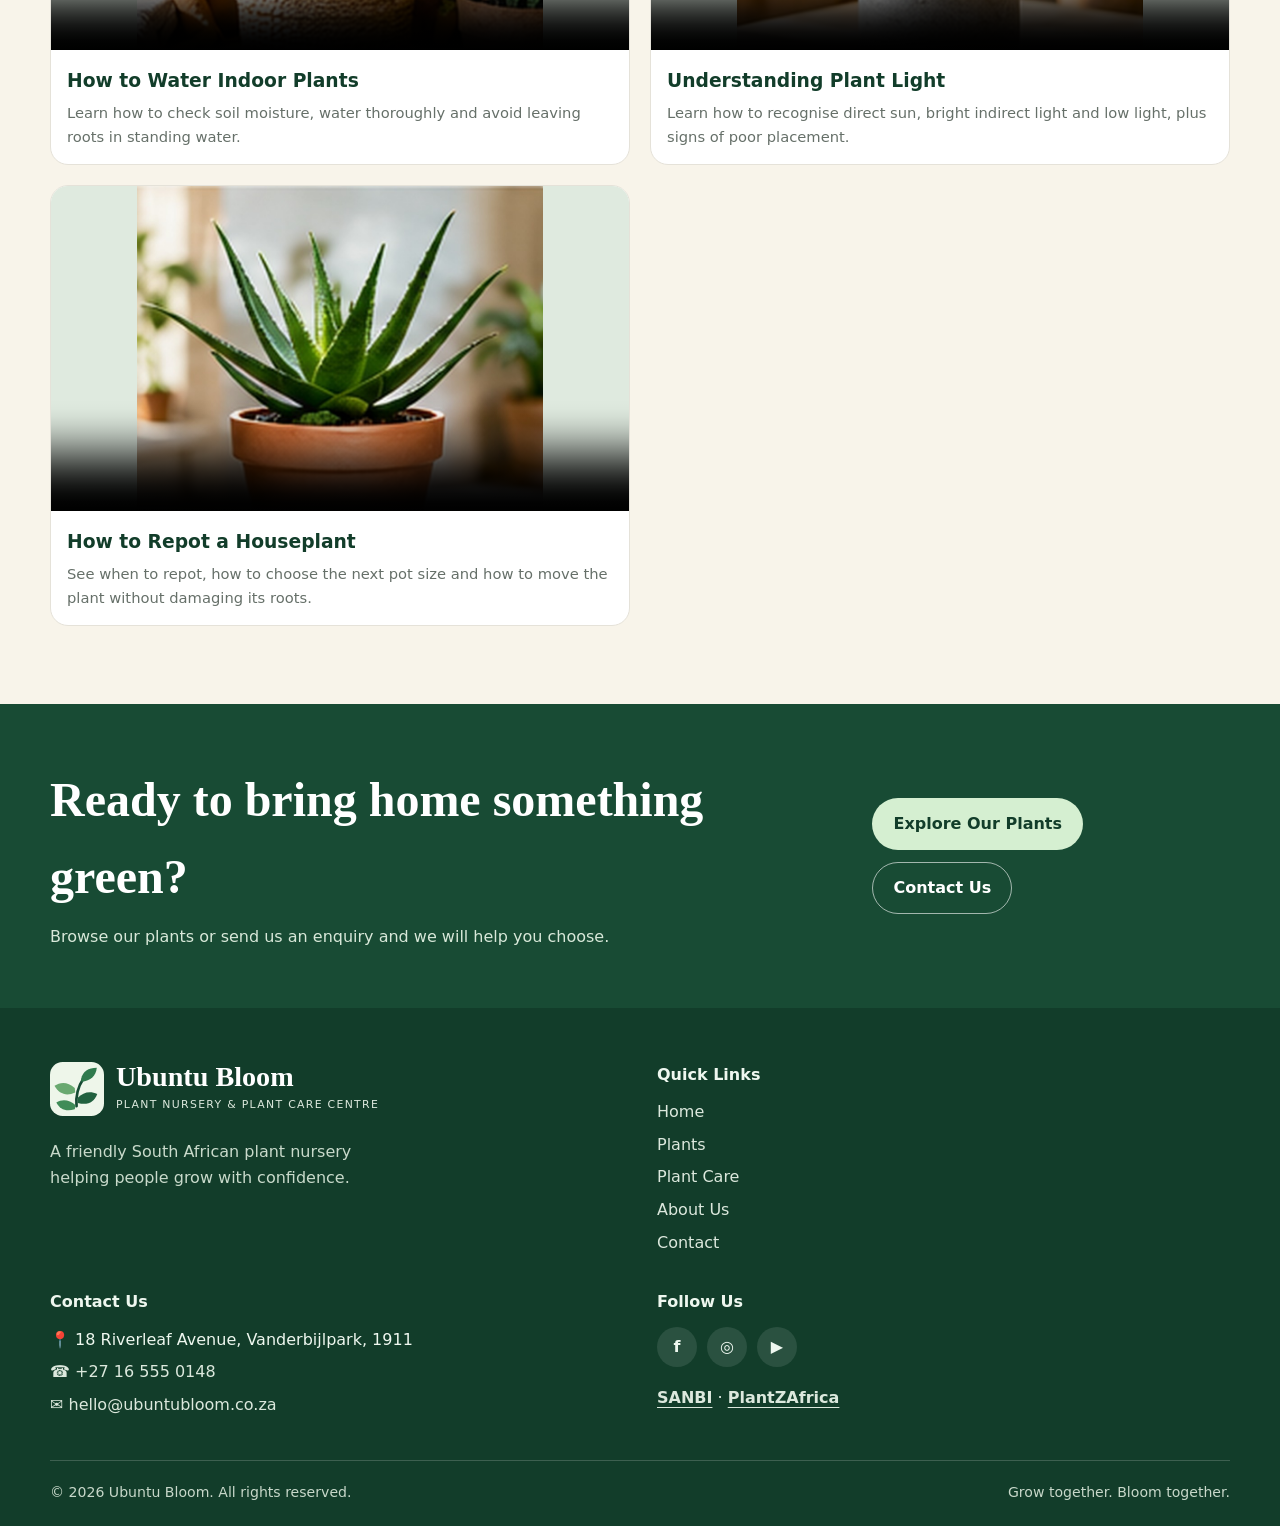
<file: plant-care.html>
<!-- TJ SEIMELA   223670863 -->
<!-- SS MAINE     224139983 -->
<!-- OR ITUMELENG 224370693 -->
<!-- NT JABULANE  223898724 -->

<!doctype html>
<html lang="en">
<head>
<meta charset="utf-8"><meta name="viewport" content="width=device-width, initial-scale=1">
<meta name="description" content="Practical plant care guidance from Ubuntu Bloom covering watering, light, soil, feeding and common plant problems.">
<title>Plant Care | Ubuntu Bloom</title>
<link rel="icon" href="images/logo.svg" type="image/svg+xml">
<link rel="stylesheet" href="css/style.css">
</head>
<body>
<a class="skip-link" href="#main">Skip to content</a>
<div class="topbar">
  <div class="container topbar-inner">
    <div class="topbar-group">
      <span>📍 18 Riverleaf Avenue, Vanderbijlpark, 1911</span>
      <a href="tel:+27165550148">☎ +27 16 555 0148</a>
    </div>
    <div class="topbar-group social-short">
      <a href="https://www.facebook.com/" target="_blank" rel="noopener">Facebook</a>
      <a href="https://www.instagram.com/" target="_blank" rel="noopener">Instagram</a>
    </div>
  </div>
</div>
<header class="site-header">
  <div class="container header-inner">
    <a class="brand" href="index.html" aria-label="Ubuntu Bloom home">
      <img src="images/logo.svg" alt="Ubuntu Bloom leaf logo">
      <span class="brand-text"><strong>Ubuntu Bloom</strong><span>PLANT NURSERY &amp; PLANT CARE CENTRE</span></span>
    </a>
    <div class="nav-wrap">
      <button class="nav-toggle" type="button" aria-expanded="false" aria-controls="main-nav" aria-label="Open navigation"><span></span></button>
      <nav class="main-nav" id="main-nav" aria-label="Main navigation">
        <ul>
          <li><a href="index.html" data-i18n="home">Home</a></li>
          <li class="nav-item-dropdown">
            <button class="dropdown-toggle" type="button" aria-expanded="false" data-i18n="plants">Plants</button>
            <ul class="dropdown-menu">
              <li><a href="plants.html?category=indoor" data-i18n="indoorPlants">Indoor Plants</a></li>
              <li><a href="plants.html?category=outdoor" data-i18n="outdoorPlants">Outdoor Plants</a></li>
              <li><a href="plants.html?category=succulent" data-i18n="succulents">Succulents</a></li>
              <li><a href="plants.html?category=herb" data-i18n="herbs">Herbs</a></li>
            </ul>
          </li>
          <li><a href="plant-care.html" data-i18n="plantCare" aria-current="page">Plant Care</a></li>
          <li><a href="about.html" data-i18n="about">About Us</a></li>
          <li><a href="contact.html" data-i18n="contact">Contact</a></li>
        </ul>
      </nav>
      <label class="sr-only" for="language-select" style="position:absolute;left:-9999px">Language</label>
      <select class="language-select" id="language-select" aria-label="Select language">
        <option value="en">English</option><option value="zu">isiZulu</option><option value="st">Sesotho</option>
      </select>
    </div>
  </div>
</header>
<main id="main"><section class="page-hero"><div class="container"><div class="breadcrumbs"><a href="index.html" data-i18n="home">Home</a> / <span data-i18n="plantCare">Plant Care</span></div><h1 data-i18n="careTitle">Plant care made simple</h1><p data-i18n="careIntro">Use these quick guides to understand light, watering, soil and common warning signs.</p></div></section>
<section class="section"><div class="container care-layout"><aside class="care-nav"><strong data-i18n="careNav">On this page</strong><a href="#watering" data-i18n="watering">Watering</a><a href="#sunlight" data-i18n="sunlight">Sunlight</a><a href="#soil" data-i18n="soil">Soil &amp; Feeding</a><a href="#troubleshooting" data-i18n="troubleshooting">Troubleshooting</a><a href="#quick-table" data-i18n="careTable">Quick Care Table</a><a href="#care-videos" data-i18n="careVideos">Practical Care Videos</a><a href="#resources" data-i18n="resources">Trusted Resources</a></aside><div class="care-copy">
<section id="watering"><h2 data-i18n="wateringTitle">Watering without guesswork</h2><p data-i18n="wateringText">Check the soil before watering. For most houseplants, water only when the top few centimetres feel dry. Empty excess water from saucers so roots do not sit in water.</p><ul><li data-i18n="wateringList1">Use room-temperature water when possible.</li><li data-i18n="wateringList2">Water less often in cooler months.</li><li data-i18n="wateringList3">Plants in bright light usually dry faster.</li></ul></section>
<section id="sunlight"><h2 data-i18n="sunlightTitle">Reading your light</h2><p data-i18n="sunlightText">Bright indirect light means a bright room without harsh midday sun directly hitting the leaves. Low-light plants tolerate dimmer spaces, but no plant can thrive in complete darkness.</p></section>
<section id="soil"><h2 data-i18n="soilTitle">Soil and feeding</h2><p data-i18n="soilText">Use a well-draining potting mix and a pot with drainage holes. Feed actively growing plants lightly during spring and summer, following the fertiliser label.</p></section>
<section id="troubleshooting"><h2 data-i18n="troubleTitle">Common warning signs</h2><ul><li data-i18n="troubleYellow">Yellow leaves: often too much water, poor drainage or normal ageing.</li><li data-i18n="troubleBrown">Brown edges: can indicate dry air, underwatering or salt build-up.</li><li data-i18n="troubleStretch">Long, weak growth: usually a sign that the plant needs more light.</li></ul></section>
<section id="quick-table"><h2 data-i18n="careTable">Quick Care Table</h2><div class="table-wrap"><table><thead><tr><th data-i18n="tablePlant">Plant</th><th data-i18n="tableLight">Best Light</th><th data-i18n="tableWater">Watering Guide</th><th data-i18n="tableLevel">Care Level</th></tr></thead><tbody><tr><td>Monstera Deliciosa</td><td data-i18n="brightIndirect">Bright indirect</td><td data-i18n="weekly">Weekly</td><td data-i18n="easy">Easy</td></tr><tr><td>Snake Plant</td><td data-i18n="lowBright">Low to bright</td><td data-i18n="biweekly">Every 2 weeks</td><td data-i18n="easy">Easy</td></tr><tr><td>Aloe Vera</td><td data-i18n="brightIndirect">Bright indirect</td><td data-i18n="biweekly">Every 2 weeks</td><td data-i18n="easy">Easy</td></tr><tr><td>Lavender</td><td data-i18n="fullSun">Full sun</td><td data-i18n="whenDry">When soil dries</td><td data-i18n="moderate">Moderate</td></tr></tbody></table></div></section><section id="resources"><h2 data-i18n="resourcesTitle">Trusted Plant Resources</h2><p data-i18n="resourcesIntro">Use these trusted external resources when you want to read more about plant care, indigenous plants and common problems.</p><div class="resource-grid"><article class="resource-card"><strong>SANBI</strong><p data-i18n="resourceSanbi">South African biodiversity information and conservation resources.</p><a href="https://www.sanbi.org/" target="_blank" rel="noopener" data-i18n="openResource">Open resource ↗</a></article><article class="resource-card"><strong>PlantZAfrica</strong><p data-i18n="resourcePza">Plant profiles and growing information focused on southern African plants.</p><a href="https://pza.sanbi.org/" target="_blank" rel="noopener" data-i18n="openResource">Open resource ↗</a></article><article class="resource-card"><strong>RHS Houseplant Growing Guide</strong><p data-i18n="resourceRhsGrow">Practical guidance on watering, feeding, light, humidity and ongoing houseplant care.</p><a href="https://www.rhs.org.uk/plants/types/houseplants/growing-guide" target="_blank" rel="noopener" data-i18n="openResource">Open resource ↗</a></article><article class="resource-card"><strong>RHS Plant Problem Guide</strong><p data-i18n="resourceRhsProblem">A useful guide to recognising common houseplant symptoms and improving growing conditions.</p><a href="https://www.rhs.org.uk/plants/types/houseplants/how-to-help-a-poorly-houseplant" target="_blank" rel="noopener" data-i18n="openResource">Open resource ↗</a></article></div></section>
</div></div></section>
<section class="section section-soft" id="care-videos"><div class="container"><div class="section-heading center"><h2 data-i18n="careVideos">Practical Care Videos</h2><p data-i18n="careVideosIntro">Watch these short step-by-step guides to learn useful plant-care skills. The videos are stored with the website, so they also work offline.</p></div><div class="video-grid"><article class="video-card"><video controls preload="metadata" poster="images/plants/monstera.jpg"><source src="media/watering-basics.mp4" type="video/mp4"></video><div class="body"><h3 data-i18n="videoWaterTitle">How to Water Indoor Plants</h3><p data-i18n="videoWaterText">Learn how to check soil moisture, water thoroughly and avoid leaving roots in standing water.</p></div></article><article class="video-card"><video controls preload="metadata" poster="images/plants/snake-plant.jpg"><source src="media/light-basics.mp4" type="video/mp4"></video><div class="body"><h3 data-i18n="videoLightTitle">Understanding Plant Light</h3><p data-i18n="videoLightText">Learn how to recognise direct sun, bright indirect light and low light, plus signs of poor placement.</p></div></article><article class="video-card"><video controls preload="metadata" poster="images/plants/aloe-vera.jpg"><source src="media/repotting-basics.mp4" type="video/mp4"></video><div class="body"><h3 data-i18n="videoRepotTitle">How to Repot a Houseplant</h3><p data-i18n="videoRepotText">See when to repot, how to choose the next pot size and how to move the plant without damaging its roots.</p></div></article></div></div></section></main>
<section class="cta-band">
  <div class="container cta-inner">
    <div><h2 data-i18n="ctaTitle">Ready to bring home something green?</h2><p data-i18n="ctaText">Browse our plants or send us an enquiry and we will help you choose.</p></div>
    <div class="hero-actions"><a class="btn btn-primary" href="plants.html" data-i18n="explorePlants">Explore Our Plants</a><a class="btn btn-secondary" href="contact.html" data-i18n="contactUs">Contact Us</a></div>
  </div>
</section>
<footer class="site-footer">
  <div class="container">
    <div class="footer-grid">
      <div class="footer-brand">
        <a class="brand" href="index.html"><img src="images/logo.svg" alt=""><span class="brand-text"><strong style="color:white">Ubuntu Bloom</strong><span style="color:#dce8dd">PLANT NURSERY &amp; PLANT CARE CENTRE</span></span></a>
        <p data-i18n="footerText">A friendly South African plant nursery helping people grow with confidence.</p>
      </div>
      <div><div class="footer-title" data-i18n="quickLinks">Quick Links</div><ul class="footer-links"><li><a href="index.html" data-i18n="home">Home</a></li><li><a href="plants.html" data-i18n="plants">Plants</a></li><li><a href="plant-care.html" data-i18n="plantCare">Plant Care</a></li><li><a href="about.html" data-i18n="about">About Us</a></li><li><a href="contact.html" data-i18n="contact">Contact</a></li></ul></div>
      <div><div class="footer-title" data-i18n="contactUs">Contact Us</div><ul class="footer-links"><li>📍 18 Riverleaf Avenue, Vanderbijlpark, 1911</li><li><a href="tel:+27165550148">☎ +27 16 555 0148</a></li><li><a href="mailto:hello@ubuntubloom.co.za">✉ hello@ubuntubloom.co.za</a></li></ul></div>
      <div><div class="footer-title" data-i18n="followUs">Follow Us</div><div class="socials"><a href="https://www.facebook.com/" target="_blank" rel="noopener" aria-label="Facebook">f</a><a href="https://www.instagram.com/" target="_blank" rel="noopener" aria-label="Instagram">◎</a><a href="https://www.youtube.com/" target="_blank" rel="noopener" aria-label="YouTube">▶</a></div><p style="margin-top:18px"><a class="text-link" style="color:#dce8dd" href="https://www.sanbi.org/" target="_blank" rel="noopener">SANBI</a> · <a class="text-link" style="color:#dce8dd" href="https://pza.sanbi.org/" target="_blank" rel="noopener">PlantZAfrica</a></p></div>
    </div>
    <div class="footer-bottom"><span data-i18n="copyright">© 2026 Ubuntu Bloom. All rights reserved.</span><span data-i18n="footerTagline">Grow together. Bloom together.</span></div>
  </div>
</footer>
<script src="js/script.js"></script>
</body></html>
</file>
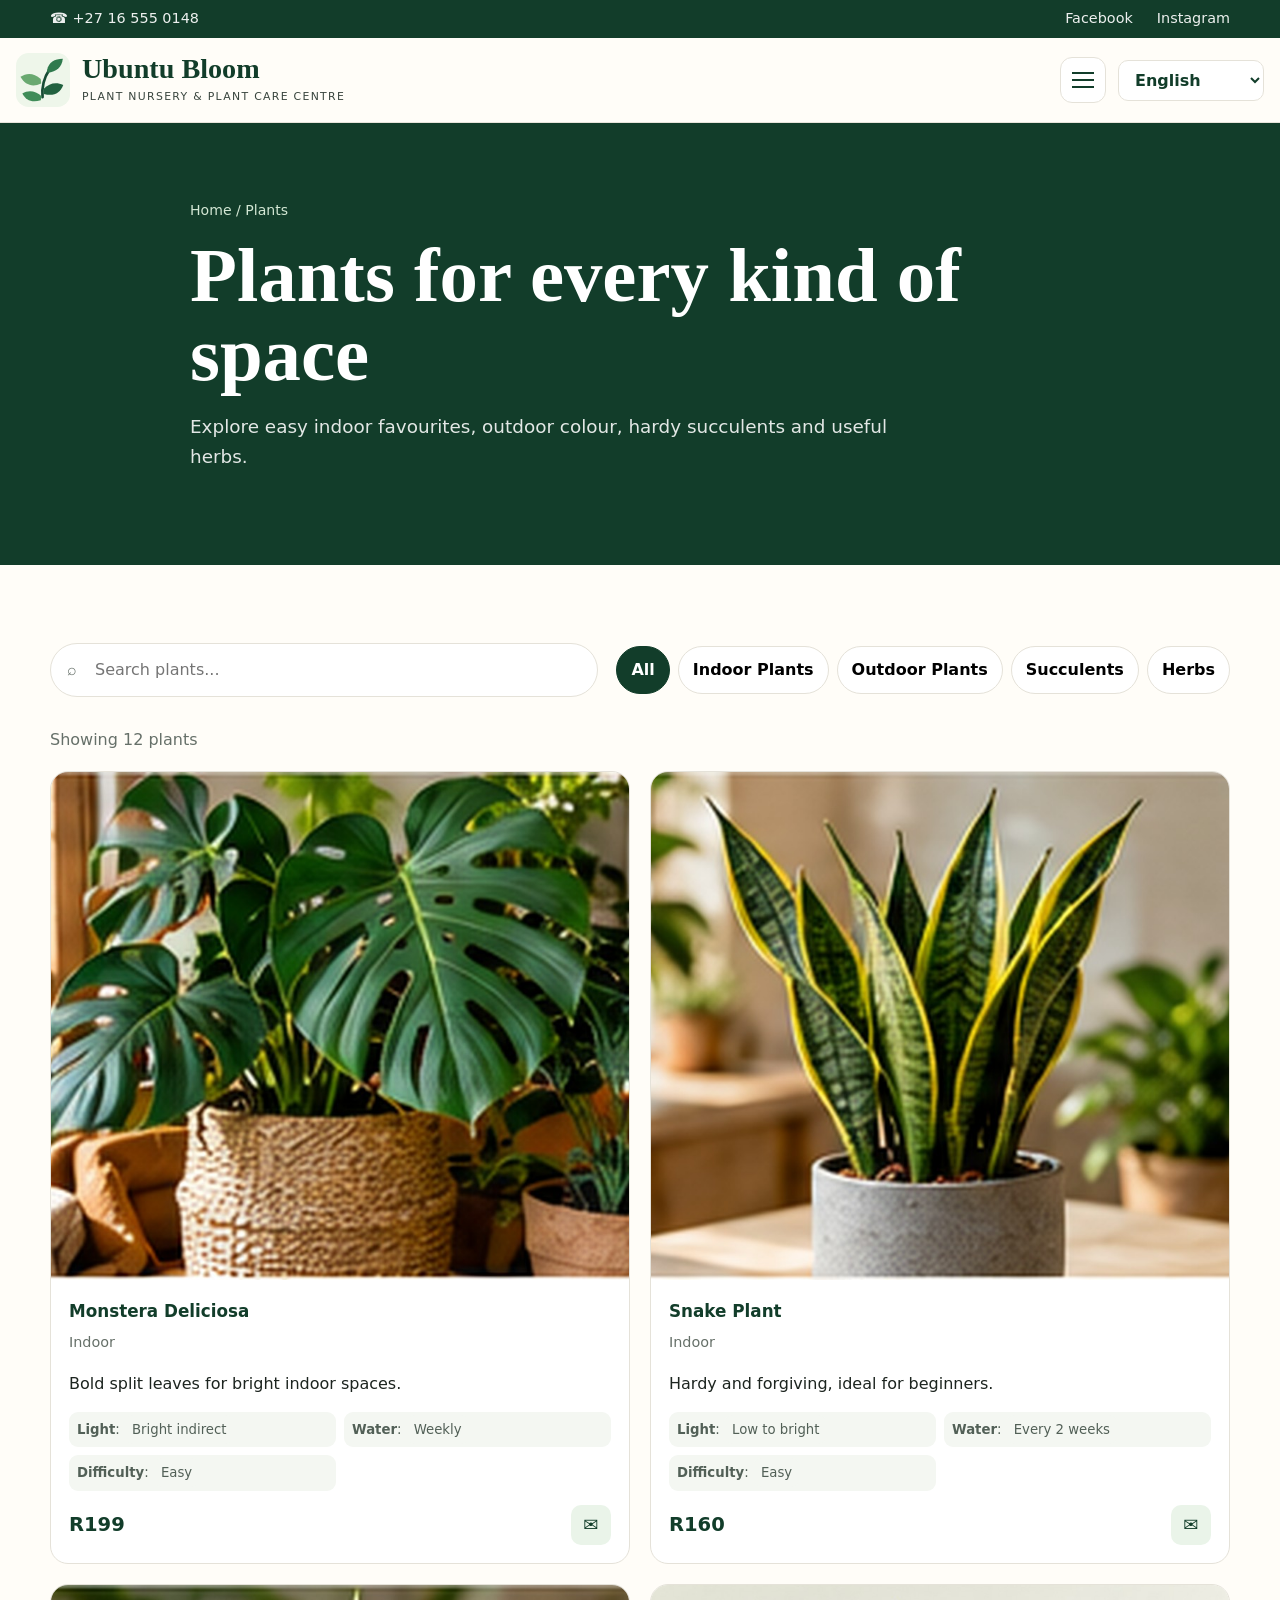
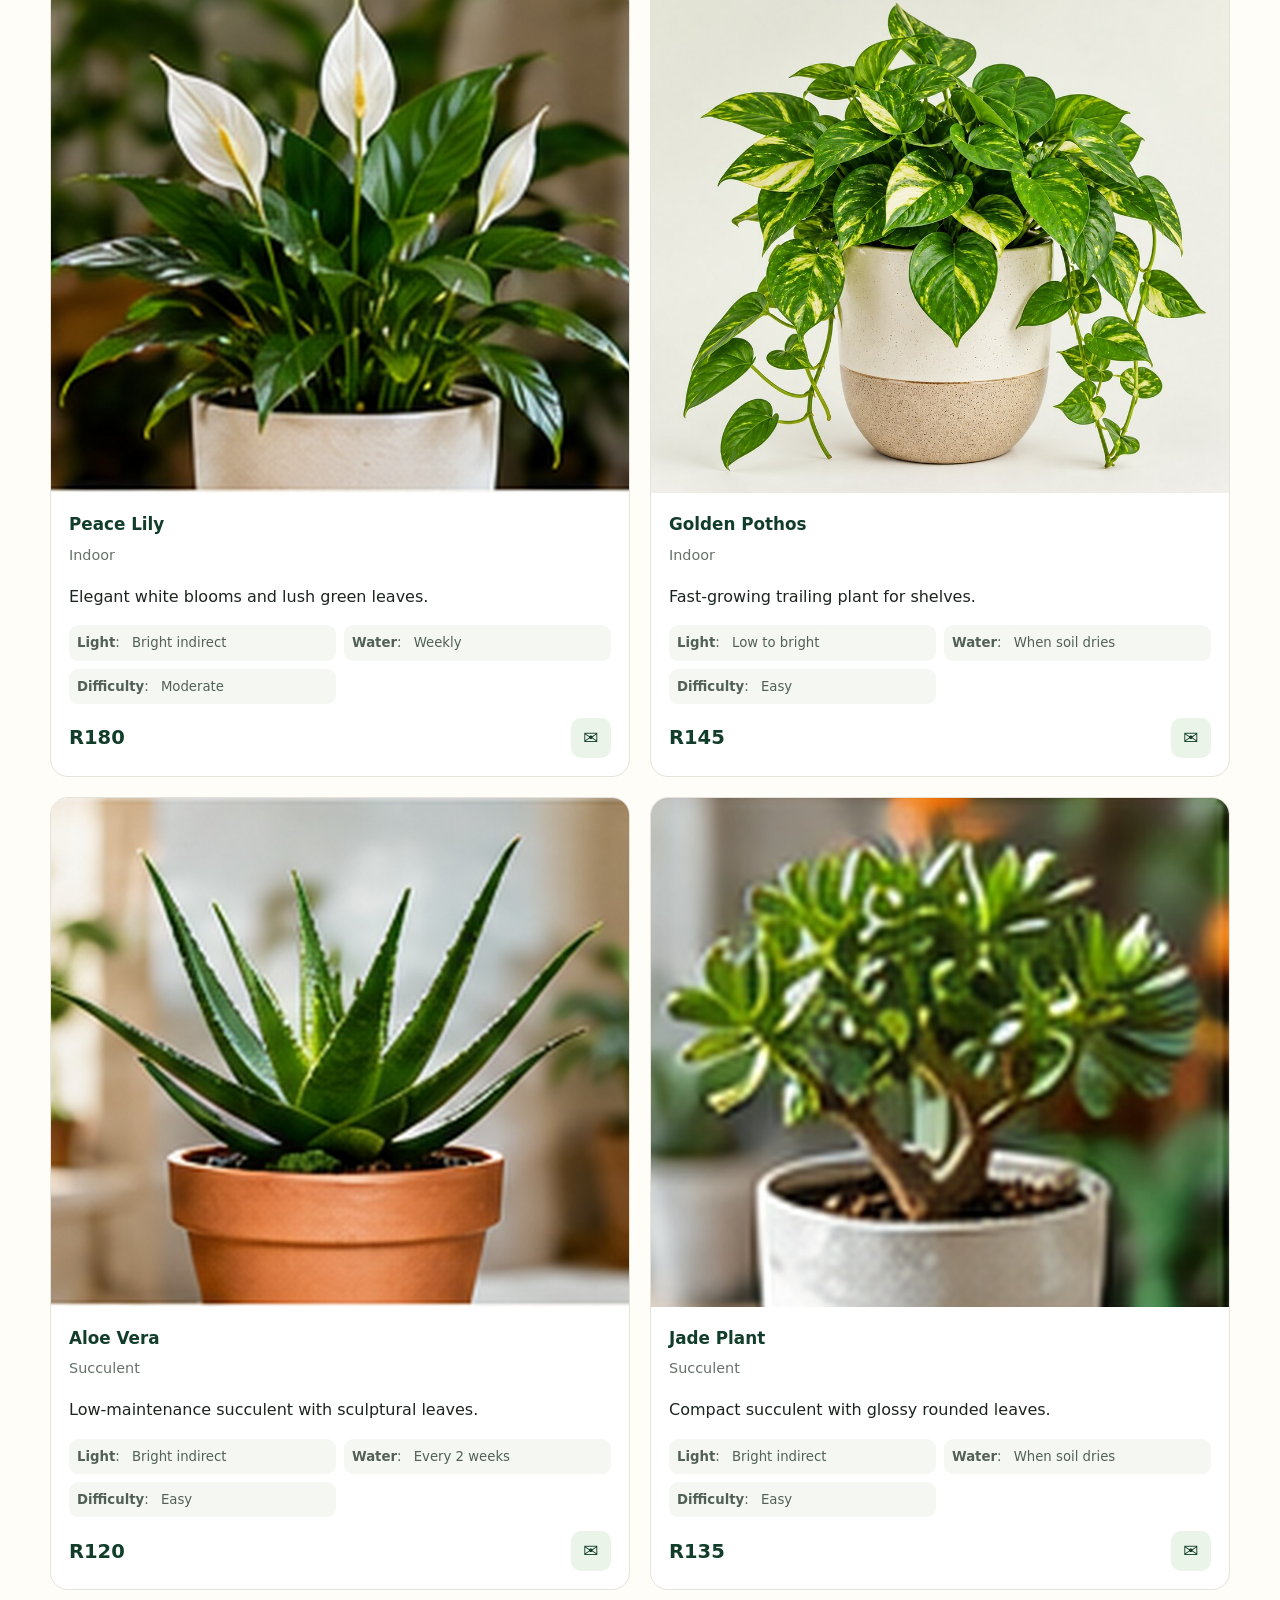
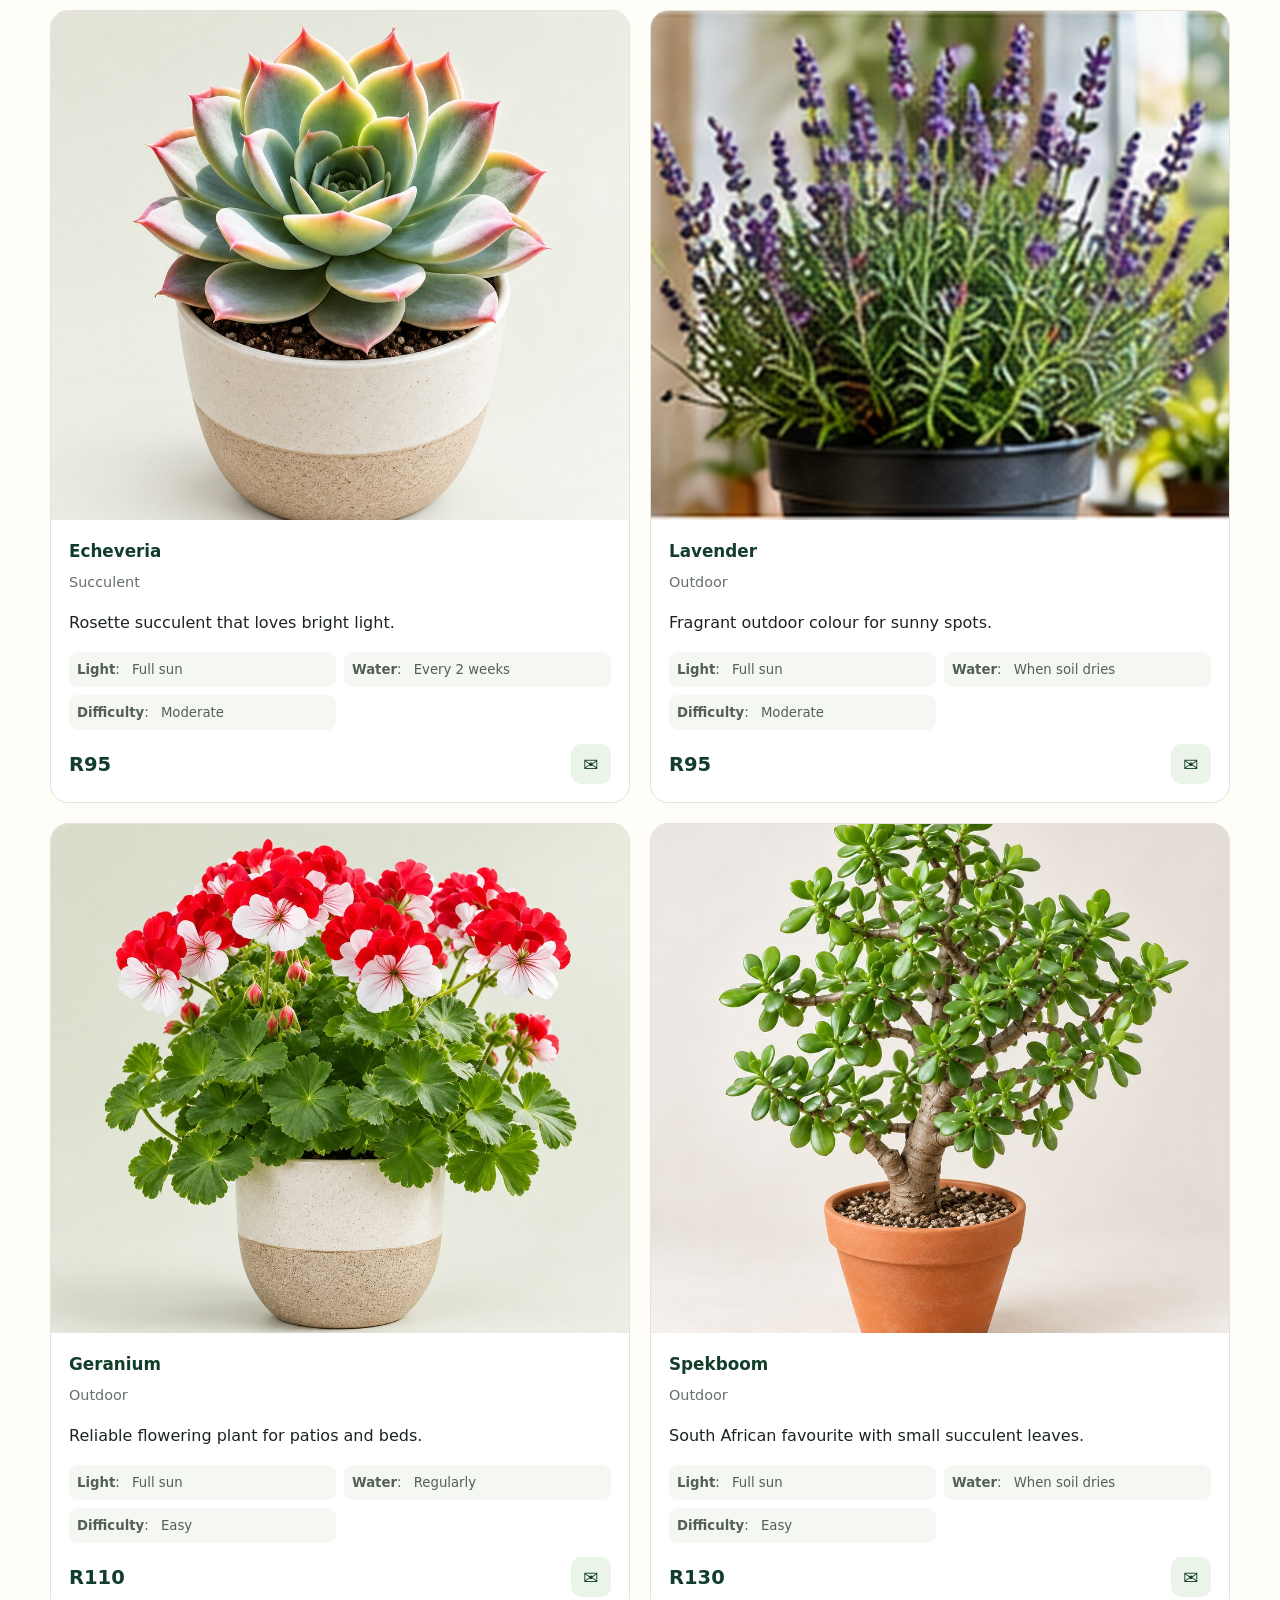
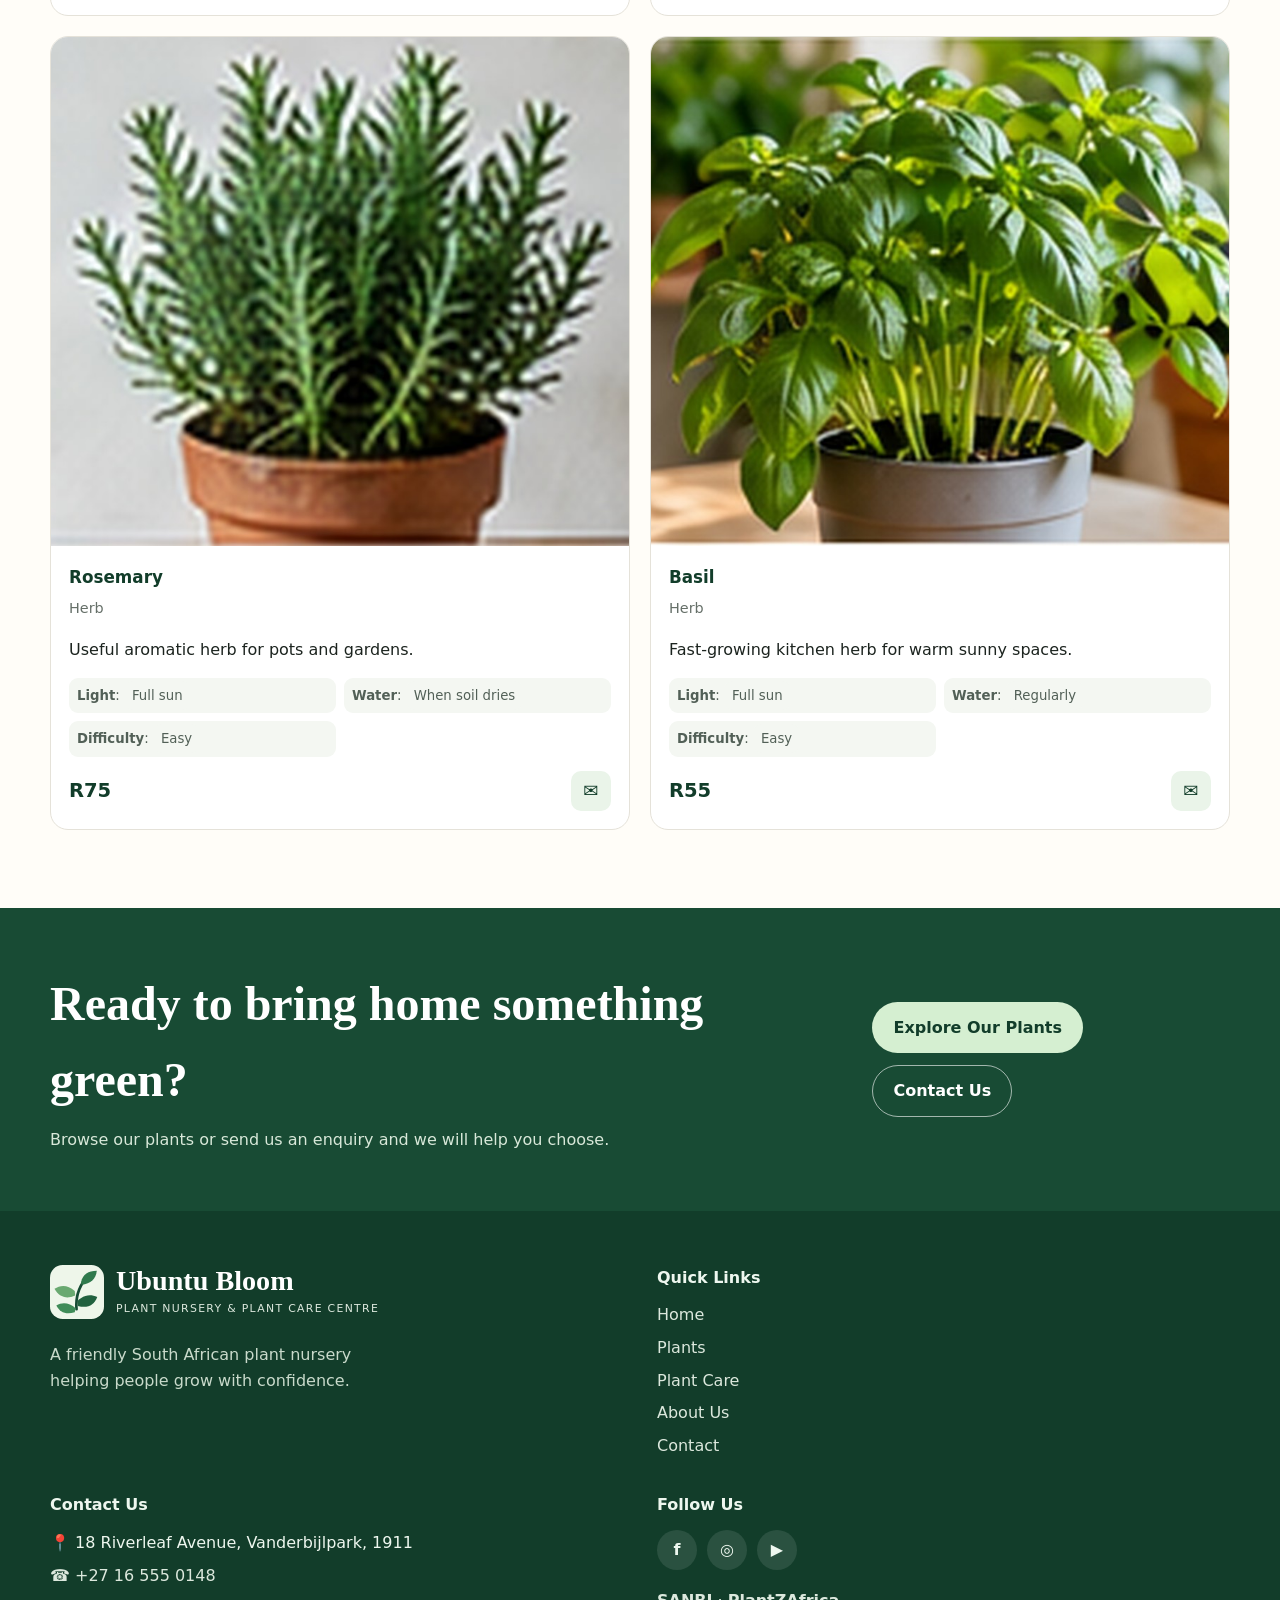
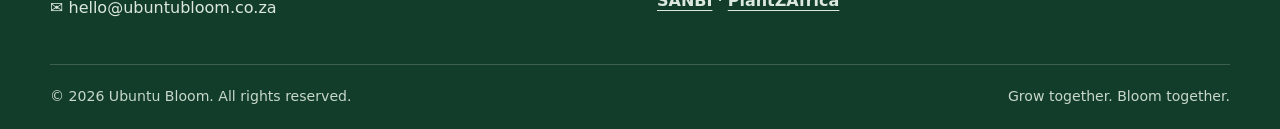
<file: plants.html>
<!-- TJ SEIMELA   223670863 -->
<!-- SS MAINE     224139983 -->
<!-- OR ITUMELENG 224370693 -->
<!-- NT JABULANE  223898724 -->

<!doctype html>
<html lang="en">
<head>
<meta charset="utf-8"><meta name="viewport" content="width=device-width, initial-scale=1">
<meta name="description" content="Browse healthy indoor plants, outdoor plants, succulents and herbs from Ubuntu Bloom in Vanderbijlpark.">
<title>Plants | Ubuntu Bloom</title>
<link rel="icon" href="images/logo.svg" type="image/svg+xml">
<link rel="stylesheet" href="css/style.css">
</head>
<body>
<a class="skip-link" href="#main">Skip to content</a>
<div class="topbar">
  <div class="container topbar-inner">
    <div class="topbar-group">
      <span>📍 18 Riverleaf Avenue, Vanderbijlpark, 1911</span>
      <a href="tel:+27165550148">☎ +27 16 555 0148</a>
    </div>
    <div class="topbar-group social-short">
      <a href="https://www.facebook.com/" target="_blank" rel="noopener">Facebook</a>
      <a href="https://www.instagram.com/" target="_blank" rel="noopener">Instagram</a>
    </div>
  </div>
</div>
<header class="site-header">
  <div class="container header-inner">
    <a class="brand" href="index.html" aria-label="Ubuntu Bloom home">
      <img src="images/logo.svg" alt="Ubuntu Bloom leaf logo">
      <span class="brand-text"><strong>Ubuntu Bloom</strong><span>PLANT NURSERY &amp; PLANT CARE CENTRE</span></span>
    </a>
    <div class="nav-wrap">
      <button class="nav-toggle" type="button" aria-expanded="false" aria-controls="main-nav" aria-label="Open navigation"><span></span></button>
      <nav class="main-nav" id="main-nav" aria-label="Main navigation">
        <ul>
          <li><a href="index.html" data-i18n="home">Home</a></li>
          <li class="nav-item-dropdown">
            <button class="dropdown-toggle" type="button" aria-expanded="false" data-i18n="plants">Plants</button>
            <ul class="dropdown-menu">
              <li><a href="plants.html?category=indoor" data-i18n="indoorPlants">Indoor Plants</a></li>
              <li><a href="plants.html?category=outdoor" data-i18n="outdoorPlants">Outdoor Plants</a></li>
              <li><a href="plants.html?category=succulent" data-i18n="succulents">Succulents</a></li>
              <li><a href="plants.html?category=herb" data-i18n="herbs">Herbs</a></li>
            </ul>
          </li>
          <li><a href="plant-care.html" data-i18n="plantCare">Plant Care</a></li>
          <li><a href="about.html" data-i18n="about">About Us</a></li>
          <li><a href="contact.html" data-i18n="contact">Contact</a></li>
        </ul>
      </nav>
      <label class="sr-only" for="language-select" style="position:absolute;left:-9999px">Language</label>
      <select class="language-select" id="language-select" aria-label="Select language">
        <option value="en">English</option><option value="zu">isiZulu</option><option value="st">Sesotho</option>
      </select>
    </div>
  </div>
</header>
<main id="main"><section class="page-hero"><div class="container"><div class="breadcrumbs"><a href="index.html" data-i18n="home">Home</a> / <span data-i18n="plants">Plants</span></div><h1 data-i18n="pagePlantsTitle">Plants for every kind of space</h1><p data-i18n="pagePlantsText">Explore easy indoor favourites, outdoor colour, hardy succulents and useful herbs.</p></div></section>
<section class="section"><div class="container"><div class="filters"><div class="search-box"><input id="plant-search" type="search" data-i18n-placeholder="searchPlants" placeholder="Search plants..." aria-label="Search plants"></div><div class="filter-buttons" aria-label="Plant categories"><button class="filter-btn active" type="button" data-filter="all" data-i18n="all">All</button><button class="filter-btn" type="button" data-filter="indoor" data-i18n="indoorPlants">Indoor Plants</button><button class="filter-btn" type="button" data-filter="outdoor" data-i18n="outdoorPlants">Outdoor Plants</button><button class="filter-btn" type="button" data-filter="succulent" data-i18n="succulents">Succulents</button><button class="filter-btn" type="button" data-filter="herb" data-i18n="herbs">Herbs</button></div></div><div class="results-count" id="results-count">Showing 12 plants</div><div class="plant-grid"><article class="plant-card" data-category="indoor" data-name="Monstera Deliciosa"><img loading="lazy" decoding="async" src="images/plants/monstera.jpg" alt="Photo of Monstera Deliciosa"><div class="plant-card-body"><h3>Monstera Deliciosa</h3><span class="category" data-i18n="categoryIndoor">Indoor</span><p data-i18n="monsteraDesc">Plant description.</p><div class="plant-meta"><span><b data-i18n="light">Light</b>: <span data-i18n="brightIndirect"></span></span><span><b data-i18n="water">Water</b>: <span data-i18n="weekly"></span></span><span><b data-i18n="difficulty">Difficulty</b>: <span data-i18n="easy"></span></span></div><div class="price-row"><span class="price">R199</span><button class="enquire-btn" type="button" aria-label="Enquire about Monstera Deliciosa" title="Enquire">✉</button></div></div></article><article class="plant-card" data-category="indoor" data-name="Snake Plant"><img loading="lazy" decoding="async" src="images/plants/snake-plant.jpg" alt="Photo of Snake Plant"><div class="plant-card-body"><h3>Snake Plant</h3><span class="category" data-i18n="categoryIndoor">Indoor</span><p data-i18n="snakeDesc">Plant description.</p><div class="plant-meta"><span><b data-i18n="light">Light</b>: <span data-i18n="lowBright"></span></span><span><b data-i18n="water">Water</b>: <span data-i18n="biweekly"></span></span><span><b data-i18n="difficulty">Difficulty</b>: <span data-i18n="easy"></span></span></div><div class="price-row"><span class="price">R160</span><button class="enquire-btn" type="button" aria-label="Enquire about Snake Plant" title="Enquire">✉</button></div></div></article><article class="plant-card" data-category="indoor" data-name="Peace Lily"><img loading="lazy" decoding="async" src="images/plants/peace-lily.jpg" alt="Photo of Peace Lily"><div class="plant-card-body"><h3>Peace Lily</h3><span class="category" data-i18n="categoryIndoor">Indoor</span><p data-i18n="peaceDesc">Plant description.</p><div class="plant-meta"><span><b data-i18n="light">Light</b>: <span data-i18n="brightIndirect"></span></span><span><b data-i18n="water">Water</b>: <span data-i18n="weekly"></span></span><span><b data-i18n="difficulty">Difficulty</b>: <span data-i18n="moderate"></span></span></div><div class="price-row"><span class="price">R180</span><button class="enquire-btn" type="button" aria-label="Enquire about Peace Lily" title="Enquire">✉</button></div></div></article><article class="plant-card" data-category="indoor" data-name="Golden Pothos"><img loading="lazy" decoding="async" src="images/plants/pothos.jpg" alt="Photo of Golden Pothos"><div class="plant-card-body"><h3>Golden Pothos</h3><span class="category" data-i18n="categoryIndoor">Indoor</span><p data-i18n="pothosDesc">Plant description.</p><div class="plant-meta"><span><b data-i18n="light">Light</b>: <span data-i18n="lowBright"></span></span><span><b data-i18n="water">Water</b>: <span data-i18n="whenDry"></span></span><span><b data-i18n="difficulty">Difficulty</b>: <span data-i18n="easy"></span></span></div><div class="price-row"><span class="price">R145</span><button class="enquire-btn" type="button" aria-label="Enquire about Golden Pothos" title="Enquire">✉</button></div></div></article><article class="plant-card" data-category="succulent" data-name="Aloe Vera"><img loading="lazy" decoding="async" src="images/plants/aloe-vera.jpg" alt="Photo of Aloe Vera"><div class="plant-card-body"><h3>Aloe Vera</h3><span class="category" data-i18n="categorySucculent">Succulent</span><p data-i18n="aloeDesc">Plant description.</p><div class="plant-meta"><span><b data-i18n="light">Light</b>: <span data-i18n="brightIndirect"></span></span><span><b data-i18n="water">Water</b>: <span data-i18n="biweekly"></span></span><span><b data-i18n="difficulty">Difficulty</b>: <span data-i18n="easy"></span></span></div><div class="price-row"><span class="price">R120</span><button class="enquire-btn" type="button" aria-label="Enquire about Aloe Vera" title="Enquire">✉</button></div></div></article><article class="plant-card" data-category="succulent" data-name="Jade Plant"><img loading="lazy" decoding="async" src="images/plants/jade.jpg" alt="Photo of Jade Plant"><div class="plant-card-body"><h3>Jade Plant</h3><span class="category" data-i18n="categorySucculent">Succulent</span><p data-i18n="jadeDesc">Plant description.</p><div class="plant-meta"><span><b data-i18n="light">Light</b>: <span data-i18n="brightIndirect"></span></span><span><b data-i18n="water">Water</b>: <span data-i18n="whenDry"></span></span><span><b data-i18n="difficulty">Difficulty</b>: <span data-i18n="easy"></span></span></div><div class="price-row"><span class="price">R135</span><button class="enquire-btn" type="button" aria-label="Enquire about Jade Plant" title="Enquire">✉</button></div></div></article><article class="plant-card" data-category="succulent" data-name="Echeveria"><img loading="lazy" decoding="async" src="images/plants/echeveria.jpg" alt="Photo of Echeveria"><div class="plant-card-body"><h3>Echeveria</h3><span class="category" data-i18n="categorySucculent">Succulent</span><p data-i18n="echeveriaDesc">Plant description.</p><div class="plant-meta"><span><b data-i18n="light">Light</b>: <span data-i18n="fullSun"></span></span><span><b data-i18n="water">Water</b>: <span data-i18n="biweekly"></span></span><span><b data-i18n="difficulty">Difficulty</b>: <span data-i18n="moderate"></span></span></div><div class="price-row"><span class="price">R95</span><button class="enquire-btn" type="button" aria-label="Enquire about Echeveria" title="Enquire">✉</button></div></div></article><article class="plant-card" data-category="outdoor" data-name="Lavender"><img loading="lazy" decoding="async" src="images/plants/lavender.jpg" alt="Photo of Lavender"><div class="plant-card-body"><h3>Lavender</h3><span class="category" data-i18n="categoryOutdoor">Outdoor</span><p data-i18n="lavenderDesc">Plant description.</p><div class="plant-meta"><span><b data-i18n="light">Light</b>: <span data-i18n="fullSun"></span></span><span><b data-i18n="water">Water</b>: <span data-i18n="whenDry"></span></span><span><b data-i18n="difficulty">Difficulty</b>: <span data-i18n="moderate"></span></span></div><div class="price-row"><span class="price">R95</span><button class="enquire-btn" type="button" aria-label="Enquire about Lavender" title="Enquire">✉</button></div></div></article><article class="plant-card" data-category="outdoor" data-name="Geranium"><img loading="lazy" decoding="async" src="images/plants/geranium.jpg" alt="Photo of Geranium"><div class="plant-card-body"><h3>Geranium</h3><span class="category" data-i18n="categoryOutdoor">Outdoor</span><p data-i18n="geraniumDesc">Plant description.</p><div class="plant-meta"><span><b data-i18n="light">Light</b>: <span data-i18n="fullSun"></span></span><span><b data-i18n="water">Water</b>: <span data-i18n="regular"></span></span><span><b data-i18n="difficulty">Difficulty</b>: <span data-i18n="easy"></span></span></div><div class="price-row"><span class="price">R110</span><button class="enquire-btn" type="button" aria-label="Enquire about Geranium" title="Enquire">✉</button></div></div></article><article class="plant-card" data-category="outdoor" data-name="Spekboom"><img loading="lazy" decoding="async" src="images/plants/spekboom.jpg" alt="Photo of Spekboom"><div class="plant-card-body"><h3>Spekboom</h3><span class="category" data-i18n="categoryOutdoor">Outdoor</span><p data-i18n="spekboomDesc">Plant description.</p><div class="plant-meta"><span><b data-i18n="light">Light</b>: <span data-i18n="fullSun"></span></span><span><b data-i18n="water">Water</b>: <span data-i18n="whenDry"></span></span><span><b data-i18n="difficulty">Difficulty</b>: <span data-i18n="easy"></span></span></div><div class="price-row"><span class="price">R130</span><button class="enquire-btn" type="button" aria-label="Enquire about Spekboom" title="Enquire">✉</button></div></div></article><article class="plant-card" data-category="herb" data-name="Rosemary"><img loading="lazy" decoding="async" src="images/plants/rosemary.jpg" alt="Photo of Rosemary"><div class="plant-card-body"><h3>Rosemary</h3><span class="category" data-i18n="categoryHerb">Herb</span><p data-i18n="rosemaryDesc">Plant description.</p><div class="plant-meta"><span><b data-i18n="light">Light</b>: <span data-i18n="fullSun"></span></span><span><b data-i18n="water">Water</b>: <span data-i18n="whenDry"></span></span><span><b data-i18n="difficulty">Difficulty</b>: <span data-i18n="easy"></span></span></div><div class="price-row"><span class="price">R75</span><button class="enquire-btn" type="button" aria-label="Enquire about Rosemary" title="Enquire">✉</button></div></div></article><article class="plant-card" data-category="herb" data-name="Basil"><img loading="lazy" decoding="async" src="images/plants/basil.jpg" alt="Photo of Basil"><div class="plant-card-body"><h3>Basil</h3><span class="category" data-i18n="categoryHerb">Herb</span><p data-i18n="basilDesc">Plant description.</p><div class="plant-meta"><span><b data-i18n="light">Light</b>: <span data-i18n="fullSun"></span></span><span><b data-i18n="water">Water</b>: <span data-i18n="regular"></span></span><span><b data-i18n="difficulty">Difficulty</b>: <span data-i18n="easy"></span></span></div><div class="price-row"><span class="price">R55</span><button class="enquire-btn" type="button" aria-label="Enquire about Basil" title="Enquire">✉</button></div></div></article></div><div class="empty-state" id="empty-state" data-i18n="noPlants">No plants match your search. Try another name or category.</div></div></section></main>
<section class="cta-band">
  <div class="container cta-inner">
    <div><h2 data-i18n="ctaTitle">Ready to bring home something green?</h2><p data-i18n="ctaText">Browse our plants or send us an enquiry and we will help you choose.</p></div>
    <div class="hero-actions"><a class="btn btn-primary" href="plants.html" data-i18n="explorePlants">Explore Our Plants</a><a class="btn btn-secondary" href="contact.html" data-i18n="contactUs">Contact Us</a></div>
  </div>
</section>
<footer class="site-footer">
  <div class="container">
    <div class="footer-grid">
      <div class="footer-brand">
        <a class="brand" href="index.html"><img src="images/logo.svg" alt=""><span class="brand-text"><strong style="color:white">Ubuntu Bloom</strong><span style="color:#dce8dd">PLANT NURSERY &amp; PLANT CARE CENTRE</span></span></a>
        <p data-i18n="footerText">A friendly South African plant nursery helping people grow with confidence.</p>
      </div>
      <div><div class="footer-title" data-i18n="quickLinks">Quick Links</div><ul class="footer-links"><li><a href="index.html" data-i18n="home">Home</a></li><li><a href="plants.html" data-i18n="plants">Plants</a></li><li><a href="plant-care.html" data-i18n="plantCare">Plant Care</a></li><li><a href="about.html" data-i18n="about">About Us</a></li><li><a href="contact.html" data-i18n="contact">Contact</a></li></ul></div>
      <div><div class="footer-title" data-i18n="contactUs">Contact Us</div><ul class="footer-links"><li>📍 18 Riverleaf Avenue, Vanderbijlpark, 1911</li><li><a href="tel:+27165550148">☎ +27 16 555 0148</a></li><li><a href="mailto:hello@ubuntubloom.co.za">✉ hello@ubuntubloom.co.za</a></li></ul></div>
      <div><div class="footer-title" data-i18n="followUs">Follow Us</div><div class="socials"><a href="https://www.facebook.com/" target="_blank" rel="noopener" aria-label="Facebook">f</a><a href="https://www.instagram.com/" target="_blank" rel="noopener" aria-label="Instagram">◎</a><a href="https://www.youtube.com/" target="_blank" rel="noopener" aria-label="YouTube">▶</a></div><p style="margin-top:18px"><a class="text-link" style="color:#dce8dd" href="https://www.sanbi.org/" target="_blank" rel="noopener">SANBI</a> · <a class="text-link" style="color:#dce8dd" href="https://pza.sanbi.org/" target="_blank" rel="noopener">PlantZAfrica</a></p></div>
    </div>
    <div class="footer-bottom"><span data-i18n="copyright">© 2026 Ubuntu Bloom. All rights reserved.</span><span data-i18n="footerTagline">Grow together. Bloom together.</span></div>
  </div>
</footer>
<script src="js/script.js"></script>
</body></html>
</file>
<file: css/style.css>
/*
TJ SEIMELA   223670863
SS MAINE     224139983
OR ITUMELENG 224370693
NT JABULANE  223898724
*/


:root {
  --green-950: #123d2a;
  --green-900: #184b34;
  --green-800: #21613f;
  --green-700: #2f7a4d;
  --green-500: #69a970;
  --green-200: #cfe5cf;
  --green-100: #eaf4e9;
  --cream: #f8f4ea;
  --paper: #fffdf8;
  --ink: #1c241f;
  --muted: #667069;
  --line: #e5e2d9;
  --earth: #a67852;
  --shadow: 0 18px 40px rgba(20, 61, 42, 0.12);
  --radius: 18px;
  --radius-sm: 12px;
  --max: 1180px;
}

* { box-sizing: border-box; }
html { scroll-behavior: smooth; }
body {
  margin: 0;
  font-family: Inter, ui-sans-serif, system-ui, -apple-system, BlinkMacSystemFont, "Segoe UI", sans-serif;
  color: var(--ink);
  background: var(--paper);
  line-height: 1.6;
}
img, video { display: block; max-width: 100%; }
a { color: inherit; text-decoration: none; }
button, input, textarea, select { font: inherit; }
button { cursor: pointer; }
.container { width: min(100% - 32px, var(--max)); margin-inline: auto; }
.skip-link {
  position: absolute; left: -9999px; top: 10px; z-index: 9999;
  background: white; padding: 10px 14px; border-radius: 8px;
}
.skip-link:focus { left: 10px; }

.topbar {
  background: var(--green-950); color: #fff; font-size: 0.9rem;
}
.topbar-inner {
  min-height: 38px; display: flex; align-items: center; justify-content: space-between; gap: 16px;
}
.topbar-group { display: flex; gap: 24px; align-items: center; flex-wrap: wrap; }
.topbar a { opacity: .92; }
.topbar a:hover { opacity: 1; text-decoration: underline; }

.site-header {
  position: sticky; top: 0; z-index: 1000;
  background: rgba(255,253,248,.97);
  border-bottom: 1px solid rgba(229,226,217,.9);
  backdrop-filter: blur(10px);
}
.site-header .container { width: min(100% - 32px, 1360px); }
.header-inner {
  min-height: 84px; display: flex; align-items: center; justify-content: space-between; gap: clamp(14px, 2vw, 28px);
}
.brand { display: inline-flex; align-items: center; gap: 12px; min-width: 0; flex: 0 0 auto; }
.brand img { width: 54px; height: 54px; }
.brand-text strong {
  display: block; color: var(--green-950); font-family: Georgia, "Times New Roman", serif;
  font-size: clamp(1.55rem, 2.2vw, 2rem); line-height: 1;
}
.brand-text span { display: block; font-size: .68rem; letter-spacing: .12em; margin-top: 5px; color: #39453e; }

.nav-wrap { display: flex; align-items: center; justify-content: flex-end; gap: 12px; min-width: 0; flex: 1; }
.nav-toggle {
  display: none; width: 46px; height: 46px; border: 1px solid var(--line); background: white; border-radius: 12px;
  align-items: center; justify-content: center; color: var(--green-950);
}
.nav-toggle span, .nav-toggle::before, .nav-toggle::after {
  content: ""; width: 22px; height: 2px; background: currentColor; display: block; transition: .25s;
}
.nav-toggle span { margin: 5px 0; }
.main-nav { min-width: 0; }
.main-nav > ul { list-style: none; padding: 0; margin: 0; display: flex; align-items: center; gap: 4px; }
.main-nav li { flex: 0 0 auto; }
.main-nav a, .dropdown-toggle {
  border: 0; background: transparent; color: #19221c; padding: 11px 10px; border-radius: 10px; font-weight: 650;
  white-space: nowrap; line-height: 1.2;
}
.main-nav a:hover, .main-nav a:focus-visible, .dropdown-toggle:hover, .dropdown-toggle:focus-visible,
.main-nav a[aria-current="page"] { background: var(--green-100); color: var(--green-950); }
.nav-item-dropdown { position: relative; }
.dropdown-toggle::after { content: "⌄"; margin-left: 6px; }
.dropdown-menu {
  position: absolute; top: calc(100% + 7px); left: 0; width: max-content; min-width: 220px; max-width: 300px;
  display: block; background: white; border: 1px solid var(--line); border-radius: 14px; padding: 8px;
  box-shadow: var(--shadow); opacity: 0; visibility: hidden; transform: translateY(-5px); transition: .2s;
}
.dropdown-menu li { display: block; width: 100%; }
.dropdown-menu li + li { margin-top: 2px; }
.dropdown-menu a { display: block; width: 100%; }
.nav-item-dropdown:hover .dropdown-menu,
.nav-item-dropdown:focus-within .dropdown-menu,
.nav-item-dropdown.open .dropdown-menu { opacity: 1; visibility: visible; transform: none; }
.language-select {
  border: 1px solid var(--line); background: #fff; border-radius: 10px; padding: 9px 34px 9px 12px;
  color: var(--green-950); font-weight: 700; width: 146px; min-width: 146px; flex: 0 0 146px;
  white-space: nowrap;
}
.language-select:focus { outline: 3px solid rgba(105,169,112,.28); outline-offset: 2px; border-color: var(--green-500); }

.hero { position: relative; background: #183d2c; color: white; overflow: hidden; }
.hero-slider { position: relative; min-height: 590px; }
.hero-slide {
  position: absolute; inset: 0; opacity: 0; visibility: hidden; transition: opacity .6s ease;
  background-size: cover; background-position: center;
}
.hero-slide::after { content: ""; position: absolute; inset: 0; background: linear-gradient(90deg, rgba(11,30,20,.83) 0%, rgba(11,30,20,.60) 43%, rgba(11,30,20,.12) 78%); }
.hero-slide.active { opacity: 1; visibility: visible; }
.hero-content { position: relative; z-index: 2; min-height: 590px; display: flex; flex-direction: column; justify-content: center; align-items: flex-start; max-width: 690px; padding: 72px 0 100px; }
.eyebrow { text-transform: uppercase; letter-spacing: .16em; font-weight: 800; font-size: .78rem; color: #cfe8d0; }
.hero h1, .hero h2, .page-hero h1 {
  font-family: Georgia, "Times New Roman", serif; font-weight: 600; line-height: 1.03;
  font-size: clamp(2.8rem, 7vw, 5.5rem); margin: 14px 0 16px;
}
.hero h1 em, .hero h2 em { color: #cde8ca; font-style: normal; }
.hero p { font-size: clamp(1rem, 2vw, 1.25rem); max-width: 610px; margin: 0 0 28px; color: rgba(255,255,255,.92); }
.hero-actions { display: flex; flex-wrap: wrap; gap: 12px; }
.btn {
  display: inline-flex; align-items: center; justify-content: center; gap: 8px; min-height: 48px;
  padding: 12px 20px; border-radius: 999px; border: 1px solid transparent; font-weight: 800; transition: .2s;
}
.btn-primary { background: #d5efd1; color: #123d2a; }
.btn-primary:hover { background: #e7f8e3; transform: translateY(-1px); }
.btn-secondary { background: transparent; border-color: rgba(255,255,255,.6); color: white; }
.btn-secondary:hover { background: rgba(255,255,255,.1); }
.btn-dark { background: var(--green-950); color: white; }
.btn-dark:hover { background: var(--green-800); }
.hero-dots {
  position: absolute; z-index: 4; bottom: 28px; left: 50%; transform: translateX(-50%); display: flex; gap: 8px;
}
.hero-dot { width: 10px; height: 10px; border-radius: 50%; border: 0; background: rgba(255,255,255,.45); padding: 0; }
.hero-dot.active { width: 30px; border-radius: 999px; background: #d5efd1; }

.feature-strip { background: white; border-bottom: 1px solid var(--line); }
.feature-grid { display: grid; grid-template-columns: repeat(4, 1fr); }
.feature-item { display: flex; gap: 12px; padding: 24px 18px; align-items: center; border-right: 1px solid var(--line); }
.feature-item:last-child { border-right: 0; }
.feature-icon { width: 48px; height: 48px; border-radius: 50%; background: var(--green-100); display: grid; place-items: center; font-size: 1.45rem; flex: 0 0 auto; }
.feature-item strong { display: block; color: var(--green-950); }
.feature-item small { color: var(--muted); }

.section { padding: 78px 0; }
.section-soft { background: var(--cream); }
.section-heading { display: flex; align-items: end; justify-content: space-between; gap: 24px; margin-bottom: 30px; }
.section-heading.center { display: block; text-align: center; max-width: 720px; margin: 0 auto 34px; }
.section-heading h2, .content-card h2, .care-copy h2 {
  font-family: Georgia, "Times New Roman", serif; color: var(--green-950); font-size: clamp(2rem, 4vw, 3rem); line-height: 1.1; margin: 0;
}
.section-heading p { color: var(--muted); max-width: 640px; margin: 8px 0 0; }
.text-link { color: var(--green-800); font-weight: 800; text-decoration: underline; text-underline-offset: 4px; }

.plant-grid { display: grid; grid-template-columns: repeat(4, minmax(0, 1fr)); gap: 20px; }
.plant-card { background: white; border: 1px solid var(--line); border-radius: var(--radius); overflow: hidden; transition: .2s; min-width: 0; }
.plant-card:hover { transform: translateY(-4px); box-shadow: var(--shadow); }
.plant-card img { width: 100%; aspect-ratio: 1 / .88; object-fit: cover; background: #eef3eb; }
.plant-card-body { padding: 18px; }
.plant-card h3 { margin: 0 0 4px; color: var(--green-950); font-size: 1.05rem; }
.plant-card .category { color: var(--muted); font-size: .9rem; }
.plant-meta { display: grid; grid-template-columns: 1fr 1fr; gap: 8px; margin: 13px 0; font-size: .83rem; color: #526057; }
.plant-meta span { background: #f4f7f2; border-radius: 9px; padding: 7px 8px; }
.price-row { display: flex; align-items: center; justify-content: space-between; gap: 12px; margin-top: 14px; }
.price { font-size: 1.22rem; font-weight: 900; color: var(--green-950); }
.enquire-btn { width: 40px; height: 40px; border-radius: 10px; border: 0; background: var(--green-100); color: var(--green-950); font-size: 1.15rem; }

.promo-grid { display: grid; grid-template-columns: 1.2fr .8fr; gap: 26px; align-items: stretch; }
.promo-card { border-radius: 26px; overflow: hidden; min-height: 360px; position: relative; background: var(--green-950); color: white; }
.promo-card img { width: 100%; height: 100%; object-fit: cover; opacity: .54; }
.promo-overlay { position: absolute; inset: 0; display: flex; flex-direction: column; justify-content: end; padding: 34px; background: linear-gradient(180deg, transparent 10%, rgba(18,61,42,.82) 74%); }
.promo-overlay h3 { font-family: Georgia, serif; font-size: 2rem; margin: 0 0 8px; }
.quote-card { border-radius: 26px; padding: 36px; background: #e7f1e3; display: flex; flex-direction: column; justify-content: center; }
.quote-card blockquote { font-family: Georgia, serif; font-size: 1.7rem; line-height: 1.35; margin: 0 0 22px; color: var(--green-950); }
.quote-card cite { color: #4c5b51; font-style: normal; font-weight: 700; }

.page-hero { background: var(--green-950); color: white; padding: 76px 0; }
.page-hero .container { max-width: 900px; }
.page-hero h1 { font-size: clamp(2.8rem, 6vw, 4.8rem); margin-bottom: 18px; }
.page-hero p { font-size: 1.15rem; color: rgba(255,255,255,.88); max-width: 760px; }
.breadcrumbs { font-size: .88rem; color: #d3e7d4; margin-bottom: 12px; }

.filters { display: grid; grid-template-columns: minmax(220px, 1fr) auto; gap: 18px; align-items: center; margin-bottom: 30px; }
.search-box { position: relative; }
.search-box input { width: 100%; border: 1px solid var(--line); border-radius: 999px; padding: 13px 18px 13px 44px; background: white; }
.search-box::before { content: "⌕"; position: absolute; left: 17px; top: 50%; transform: translateY(-50%); color: var(--muted); }
.filter-buttons { display: flex; flex-wrap: wrap; gap: 8px; justify-content: flex-end; }
.filter-btn { border: 1px solid var(--line); background: white; padding: 10px 14px; border-radius: 999px; font-weight: 750; }
.filter-btn.active, .filter-btn:hover { background: var(--green-950); color: white; border-color: var(--green-950); }
.results-count { color: var(--muted); margin-bottom: 18px; }
.empty-state { display: none; padding: 36px; text-align: center; border: 1px dashed #cdd5cd; border-radius: 16px; color: var(--muted); }

.two-col { display: grid; grid-template-columns: 1fr 1fr; gap: 42px; align-items: center; }
.content-card { background: white; border: 1px solid var(--line); border-radius: 24px; padding: 34px; }
.content-card p { color: #506057; }
.media-card { border-radius: 24px; overflow: hidden; background: var(--green-100); }
.media-card img { width: 100%; min-height: 360px; object-fit: cover; }

.values-grid { display: grid; grid-template-columns: repeat(3, 1fr); gap: 20px; }
.value-card { background: white; border: 1px solid var(--line); border-radius: 18px; padding: 26px; }
.value-card .icon { width: 48px; height: 48px; border-radius: 14px; background: var(--green-100); display: grid; place-items: center; font-size: 1.4rem; }
.value-card h3 { color: var(--green-950); margin-bottom: 8px; }
.value-card p { color: var(--muted); margin: 0; }

.care-layout { display: grid; grid-template-columns: .9fr 1.1fr; gap: 32px; align-items: start; }
.care-nav { position: sticky; top: 120px; background: #f4f7f2; border-radius: 18px; padding: 22px; }
.care-nav a { display: block; padding: 10px 12px; border-radius: 10px; font-weight: 700; }
.care-nav a:hover { background: white; color: var(--green-800); }
.care-copy > section { scroll-margin-top: 120px; padding-bottom: 36px; }
#care-videos { scroll-margin-top: 120px; }
.care-copy h3 { color: var(--green-950); font-size: 1.35rem; }
.care-copy ul { padding-left: 20px; }
.table-wrap { overflow-x: auto; border: 1px solid var(--line); border-radius: 16px; background: white; }
table { width: 100%; border-collapse: collapse; min-width: 660px; }
th, td { text-align: left; padding: 14px 16px; border-bottom: 1px solid var(--line); }
th { background: #edf4eb; color: var(--green-950); }
tr:last-child td { border-bottom: 0; }

.video-grid { display: grid; grid-template-columns: repeat(3, 1fr); gap: 20px; }
.video-card { background: white; border: 1px solid var(--line); border-radius: 18px; overflow: hidden; }
.video-card video { width: 100%; aspect-ratio: 16/9; background: #dfeadf; }
.video-card .body { padding: 16px; }
.video-card h3 { margin: 0 0 5px; color: var(--green-950); }
.video-card p { margin: 0; color: var(--muted); font-size: .92rem; }


.resource-grid { display: grid; grid-template-columns: repeat(2, minmax(0, 1fr)); gap: 14px; margin-top: 18px; }
.resource-card { display: flex; flex-direction: column; gap: 8px; background: white; border: 1px solid var(--line); border-radius: 16px; padding: 18px; }
.resource-card strong { color: var(--green-950); }
.resource-card p { margin: 0; color: var(--muted); font-size: .93rem; }
.resource-card a { margin-top: auto; font-weight: 800; color: var(--green-800); }
.resource-card a:hover { text-decoration: underline; }
.confirmation-card { text-align: center; padding: 48px; max-width: 760px; margin-inline: auto; }
.confirmation-card h1 { font-family: Georgia, "Times New Roman", serif; color: var(--green-950); font-size: clamp(2rem, 5vw, 3.25rem); margin: 0 0 14px; }
.confirmation-icon { font-size: 3rem; margin-bottom: 10px; }

.contact-grid { display: grid; grid-template-columns: .85fr 1.15fr; gap: 30px; align-items: start; }
.contact-list { display: grid; gap: 14px; margin-top: 24px; }
.contact-item { display: flex; gap: 13px; align-items: flex-start; }
.contact-item .icon { width: 42px; height: 42px; border-radius: 12px; background: var(--green-100); display: grid; place-items: center; flex: 0 0 auto; }
.contact-form { background: white; border: 1px solid var(--line); border-radius: 22px; padding: 28px; }
.form-grid { display: grid; grid-template-columns: 1fr 1fr; gap: 16px; }
.form-group { display: grid; gap: 7px; }
.form-group.full { grid-column: 1 / -1; }
label { font-weight: 750; color: #2a392f; }
input, textarea, select {
  width: 100%; border: 1px solid #ccd4cc; background: #fff; border-radius: 12px; padding: 12px 13px; color: var(--ink);
}
textarea { min-height: 150px; resize: vertical; }
input:focus, textarea:focus, select:focus, button:focus-visible, a:focus-visible { outline: 3px solid rgba(105,169,112,.32); outline-offset: 2px; border-color: var(--green-500); }
.form-error { min-height: 1.2em; color: #a12f2f; font-size: .84rem; }
.form-status { padding: 12px 14px; border-radius: 12px; background: #f5faf4; margin-bottom: 16px; display: none; }
.hours-table { margin-top: 24px; }
.map-placeholder { min-height: 250px; border-radius: 18px; background: linear-gradient(135deg,#dfeadf,#f6f1e7); display: grid; place-items: center; text-align: center; padding: 30px; color: var(--green-950); border: 1px dashed #9ab39c; }

.cta-band { background: var(--green-900); color: white; padding: 58px 0; }
.cta-inner { display: flex; align-items: center; justify-content: space-between; gap: 30px; }
.cta-inner h2 { font-family: Georgia, serif; font-size: clamp(2rem, 4vw, 3rem); margin: 0 0 8px; }
.cta-inner p { margin: 0; color: #d8e8d9; }

.site-footer { background: #123d2a; color: #eef7ef; padding: 54px 0 22px; }
.footer-grid { display: grid; grid-template-columns: 1.4fr .7fr 1fr .8fr; gap: 34px; }
.footer-brand p { color: #c9dacb; max-width: 340px; }
.footer-title { font-weight: 900; margin-bottom: 12px; }
.footer-links { list-style: none; padding: 0; margin: 0; }
.footer-links li + li { margin-top: 7px; }
.footer-links a { color: #dce8dd; }
.footer-links a:hover { text-decoration: underline; }
.socials { display: flex; gap: 10px; flex-wrap: wrap; }
.socials a { width: 40px; height: 40px; border-radius: 50%; background: rgba(255,255,255,.1); display: grid; place-items: center; font-weight: 900; }
.footer-bottom { border-top: 1px solid rgba(255,255,255,.18); margin-top: 34px; padding-top: 20px; display: flex; justify-content: space-between; gap: 20px; color: #c8d8ca; font-size: .88rem; }

.notice { padding: 14px 16px; border-radius: 12px; background: #fff8dc; border: 1px solid #eadfab; color: #635523; }

@media (max-width: 1280px) {
  .topbar-group:first-child span:first-child { display: none; }
  .nav-toggle { display: inline-flex; flex-direction: column; }
  .main-nav {
    position: absolute; left: 16px; right: 16px; top: calc(100% + 8px); background: white; border: 1px solid var(--line); border-radius: 18px;
    box-shadow: var(--shadow); padding: 12px; display: none;
  }
  .main-nav.open { display: block; }
  .main-nav > ul { display: block; }
  .main-nav a, .dropdown-toggle { display: flex; width: 100%; justify-content: space-between; text-align: left; }
  .dropdown-menu { position: static; box-shadow: none; border: 0; padding-left: 12px; display: none; opacity: 1; visibility: visible; transform: none; }
  .nav-item-dropdown.open .dropdown-menu { display: block; }
  .nav-item-dropdown:hover .dropdown-menu:not(.force-open) { opacity: 1; }
  .hero-slider, .hero-content { min-height: 540px; }
  .feature-grid { grid-template-columns: repeat(2, 1fr); }
  .feature-item:nth-child(2) { border-right: 0; }
  .feature-item:nth-child(-n+2) { border-bottom: 1px solid var(--line); }
  .plant-grid { grid-template-columns: repeat(2, minmax(0, 1fr)); }
  .promo-grid, .two-col, .contact-grid, .care-layout { grid-template-columns: 1fr; }
  .care-nav { position: static; }
  .values-grid, .video-grid { grid-template-columns: 1fr 1fr; }
  .footer-grid { grid-template-columns: 1fr 1fr; }
}

@media (max-width: 700px) {
  .resource-grid { grid-template-columns: 1fr; }
  .confirmation-card { padding: 28px 20px; }
  .container { width: min(100% - 22px, var(--max)); }
  .topbar-inner { min-height: 34px; }
  .topbar-group { gap: 12px; }
  .topbar .social-short { display: none; }
  .header-inner { min-height: 74px; gap: 10px; }
  .brand { min-width: 0; gap: 8px; }
  .brand img { width: 44px; height: 44px; }
  .brand-text strong { font-size: 1.4rem; }
  .brand-text span { display: none; }
  .language-select { width: 116px; min-width: 116px; flex-basis: 116px; padding-right: 28px; }
  .hero-slider, .hero-content { min-height: 520px; }
  .hero-content { padding: 56px 0 90px; }
  .hero-slide::after { background: linear-gradient(90deg, rgba(11,30,20,.87), rgba(11,30,20,.40)); }
  .feature-grid { grid-template-columns: 1fr 1fr; }
  .feature-item { padding: 18px 12px; align-items: flex-start; }
  .feature-icon { width: 40px; height: 40px; }
  .section { padding: 58px 0; }
  .section-heading { align-items: flex-start; flex-direction: column; }
  .plant-grid { gap: 13px; }
  .plant-card-body { padding: 13px; }
  .plant-meta { grid-template-columns: 1fr; }
  .promo-overlay { padding: 24px; }
  .values-grid, .video-grid { grid-template-columns: 1fr; }
  .filters { grid-template-columns: 1fr; }
  .filter-buttons { justify-content: flex-start; }
  .form-grid { grid-template-columns: 1fr; }
  .form-group.full { grid-column: auto; }
  .cta-inner { align-items: flex-start; flex-direction: column; }
  .footer-grid { grid-template-columns: 1fr; }
  .footer-bottom { flex-direction: column; }
}

@media (max-width: 460px) {
  .topbar-group:first-child span:last-child { display: none; }
  .feature-grid { grid-template-columns: 1fr; }
  .feature-item { border-right: 0; border-bottom: 1px solid var(--line); }
  .feature-item:last-child { border-bottom: 0; }
  .plant-grid { grid-template-columns: 1fr; }
  .hero h1, .hero h2 { font-size: 2.8rem; }
}

@media (prefers-reduced-motion: reduce) {
  *, *::before, *::after { scroll-behavior: auto !important; transition: none !important; animation: none !important; }
}

@media (max-width: 420px) {
  .site-header .container { width: min(100% - 18px, 1360px); }
  .header-inner { gap: 6px; }
  .brand { gap: 6px; }
  .brand img { width: 38px; height: 38px; }
  .brand-text strong { font-size: 1.08rem; }
  .nav-wrap { gap: 6px; }
  .nav-toggle { width: 42px; height: 42px; }
  .language-select { width: 98px; min-width: 98px; flex-basis: 98px; padding: 8px 24px 8px 9px; font-size: .86rem; }
}

/* Responsive hardening: keeps long translated content and controls inside the viewport. */
html, body { max-width: 100%; overflow-x: hidden; }
.header-inner > *, .nav-wrap > *, .section-heading > *, .cta-inner > *,
.footer-grid > *, .two-col > *, .contact-grid > *, .care-layout > *,
.promo-grid > *, .feature-item > div, .plant-card-body { min-width: 0; }
.hero h1, .hero h2, .page-hero h1, .section-heading h2, .content-card h2, .care-copy h2,
.cta-inner h2, .plant-card h3, .footer-title { overflow-wrap: break-word; }

@media (max-width: 900px) {
  .page-hero { padding: 62px 0; }
  .page-hero h1 { font-size: clamp(2.35rem, 8vw, 3.7rem); }
  .content-card, .contact-form, .quote-card { padding: 28px; }
  .media-card img { min-height: 300px; }
}

@media (max-width: 700px) {
  .page-hero { padding: 52px 0; }
  .page-hero h1 { font-size: clamp(2.15rem, 10vw, 3rem); line-height: 1.08; }
  .page-hero p { font-size: 1rem; }
  .hero h1, .hero h2 { font-size: clamp(2.35rem, 12vw, 3.35rem); line-height: 1.05; }
  .hero p { font-size: 1rem; }
  .content-card, .contact-form, .quote-card { padding: 22px; }
  .media-card img { min-height: 250px; }
  .promo-card { min-height: 300px; }
  .filter-buttons { width: 100%; }
  .filter-btn { flex: 1 1 135px; min-height: 44px; }
  .search-box input, input, textarea, select { font-size: 16px; }
  .table-wrap { -webkit-overflow-scrolling: touch; }
}

@media (max-width: 460px) {
  .hero-actions { width: 100%; }
  .hero-actions .btn { width: 100%; }
  .plant-card img { aspect-ratio: 1 / .82; }
  .plant-card-body { padding: 15px; }
  .filter-btn { flex-basis: calc(50% - 4px); padding-inline: 10px; }
  .cta-band { padding: 46px 0; }
  .footer-grid { gap: 28px; }
}

@media (max-width: 360px) {
  .site-header .container { width: min(100% - 14px, 1360px); }
  .header-inner { min-height: 68px; gap: 4px; }
  .brand { gap: 5px; }
  .brand img { width: 34px; height: 34px; }
  .brand-text strong { font-size: .96rem; }
  .nav-wrap { gap: 4px; }
  .nav-toggle { width: 38px; height: 38px; border-radius: 10px; }
  .nav-toggle span, .nav-toggle::before, .nav-toggle::after { width: 18px; }
  .language-select { width: 88px; min-width: 88px; flex-basis: 88px; padding: 7px 20px 7px 7px; font-size: .78rem; }
  .main-nav { left: 7px; right: 7px; }
  .topbar { font-size: .78rem; }
  .hero-content { padding-top: 44px; }
  .hero h1, .hero h2 { font-size: 2.25rem; }
  .page-hero h1 { font-size: 2rem; }
  .section { padding: 48px 0; }
  .filter-btn { flex-basis: 100%; }
}

/* Keep the longer Plant Care hero copy and CTA visible at laptop/tablet widths. */
.hero-slide--care .hero-content { max-width: 760px; }
@media (max-width: 1280px) {
  .hero-slide--care .hero-content { padding-top: 46px; padding-bottom: 78px; }
  .hero-slide--care h2 { font-size: clamp(2.85rem, 5.5vw, 4.2rem); line-height: 1.02; }
  .hero-slide--care p { margin-bottom: 20px; }
}
@media (max-width: 900px) {
  .hero-slide--care h2 { font-size: clamp(2.65rem, 7vw, 3.7rem); }
}
@media (max-width: 700px) {
  .hero-slide--care .hero-content { padding-top: 38px; padding-bottom: 78px; }
  .hero-slide--care h2 { font-size: clamp(2.25rem, 10vw, 3rem); }
  .hero-slide--care p { margin-bottom: 18px; }
}
@media (max-width: 460px) {
  .hero-slide--care h2 { font-size: clamp(2.1rem, 11vw, 2.65rem); }
}
</file>
